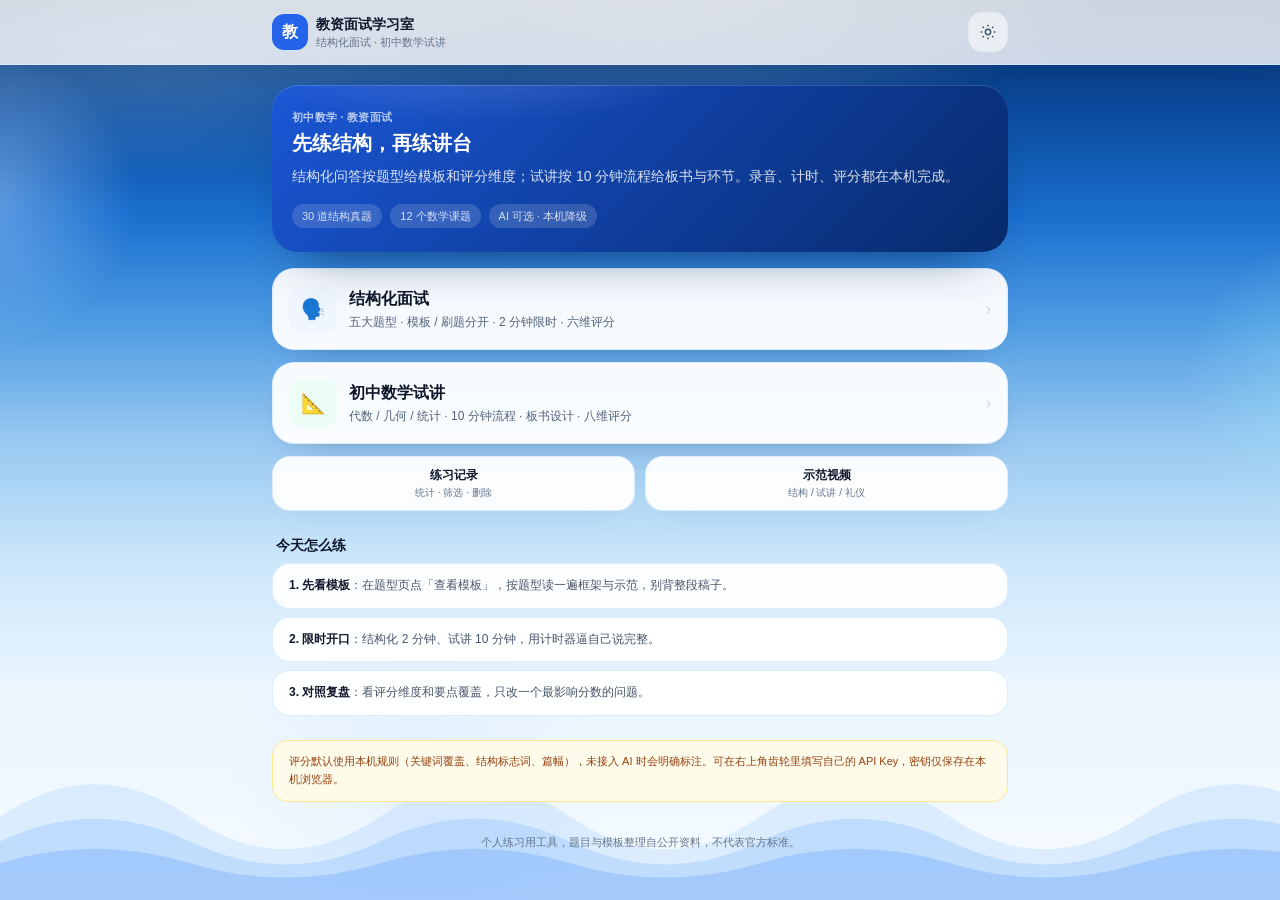
<file: index.html>
<!doctype html>
<html lang="zh-CN">
<head>
  <meta charset="utf-8" />
  <meta name="viewport" content="width=device-width, initial-scale=1, viewport-fit=cover" />
  <meta name="theme-color" content="#2563eb" />
  <title>教资面试学习室 · 初中数学</title>
  <link rel="stylesheet" href="app.css" />
  <script src="tailwind-play.js"></script>
  <script src="tailwind-config.js"></script>
  <!-- PWA：可安装 + 离线（Service Worker 在 pwa.js 注册） -->
  <link rel="manifest" href="manifest.json" />
  <link rel="icon" href="favicon.ico" sizes="any" />
  <link rel="apple-touch-icon" sizes="180x180" href="apple-touch-icon.png" />
  <meta name="application-name" content="结构化面试 · 教资面试学习室" />
  <meta name="mobile-web-app-capable" content="yes" />
  <meta name="apple-mobile-web-app-capable" content="yes" />
  <meta name="apple-mobile-web-app-title" content="教资面试" /></head>
<body class="ocean-home min-h-screen bg-slate-50 pb-10">
  <!-- 首页海洋背景：纯装饰层，不接收点击，动效只改 transform / opacity -->
  <div class="ocean-scene" aria-hidden="true">
    <span class="ocean-glow ocean-glow--a"></span>
    <span class="ocean-glow ocean-glow--b"></span>
    <span class="ocean-glow ocean-glow--c"></span>
    <span class="ocean-wave ocean-wave--3"></span>
    <span class="ocean-wave ocean-wave--2"></span>
    <span class="ocean-wave ocean-wave--1"></span>
    <span class="ocean-bubble" style="--x: 6%; --size: 14px; --rise: 40s; --delay: -4s; --drift: 20px; --peak: 0.38;"></span>
    <span class="ocean-bubble" style="--x: 17%; --size: 8px; --rise: 29s; --delay: -16s; --drift: -14px; --peak: 0.32;"></span>
    <span class="ocean-bubble" style="--x: 29%; --size: 22px; --rise: 52s; --delay: -9s; --drift: 16px; --peak: 0.3;"></span>
    <span class="ocean-bubble" style="--x: 41%; --size: 10px; --rise: 34s; --delay: -24s; --drift: -18px; --peak: 0.36;"></span>
    <span class="ocean-bubble" style="--x: 55%; --size: 17px; --rise: 46s; --delay: -2s; --drift: 12px; --peak: 0.28;"></span>
    <span class="ocean-bubble" style="--x: 66%; --size: 7px; --rise: 26s; --delay: -13s; --drift: -10px; --peak: 0.4;"></span>
    <span class="ocean-bubble" style="--x: 76%; --size: 26px; --rise: 58s; --delay: -30s; --drift: 22px; --peak: 0.26;"></span>
    <span class="ocean-bubble" style="--x: 87%; --size: 12px; --rise: 37s; --delay: -6s; --drift: -16px; --peak: 0.34;"></span>
    <span class="ocean-bubble" style="--x: 94%; --size: 9px; --rise: 31s; --delay: -20s; --drift: 14px; --peak: 0.3;"></span>
  </div>

  <header class="sticky top-0 z-30 border-b border-slate-200 bg-white/90 backdrop-blur">
    <div class="mx-auto flex max-w-3xl items-center gap-3 px-4 py-3">
      <a href="index.html" class="flex min-w-0 items-center gap-2">
        <span class="grid h-9 w-9 shrink-0 place-items-center rounded-xl bg-brand-600 text-base font-bold text-white">教</span>
        <span class="min-w-0">
          <span class="block truncate text-sm font-bold text-slate-900">教资面试学习室</span>
          <span class="block text-[11px] text-slate-500">结构化面试 · 初中数学试讲</span>
        </span>
      </a>
      <div class="ml-auto flex items-center gap-2">
        <button type="button" data-open-settings class="tap-soft grid h-10 w-10 place-items-center rounded-xl border border-slate-200 text-slate-600" aria-label="AI 设置">
          <svg viewBox="0 0 24 24" class="h-5 w-5" fill="none" stroke="currentColor" stroke-width="1.8">
            <circle cx="12" cy="12" r="3.2" />
            <path d="M12 3.2v2.1M12 18.7v2.1M3.2 12h2.1M18.7 12h2.1M5.6 5.6l1.5 1.5M16.9 16.9l1.5 1.5M18.4 5.6l-1.5 1.5M7.1 16.9l-1.5 1.5" />
          </svg>
        </button>
      </div>
    </div>
  </header>

  <main class="mx-auto max-w-3xl px-4 pt-5">
    <section class="rounded-2xl bg-gradient-to-br from-brand-600 to-brand-800 px-5 py-6 text-white shadow-sm">
      <p class="text-[11px] font-semibold tracking-wide text-white/70">初中数学 · 教资面试</p>
      <h1 class="mt-1 text-xl font-bold leading-snug">先练结构，再练讲台</h1>
      <p class="mt-2 text-sm leading-relaxed text-white/85">
        结构化问答按题型给模板和评分维度；试讲按 10 分钟流程给板书与环节。录音、计时、评分都在本机完成。
      </p>
      <div class="mt-4 flex flex-wrap gap-2 text-[11px] text-white/80">
        <span class="rounded-full bg-white/15 px-2.5 py-1">30 道结构真题</span>
        <span class="rounded-full bg-white/15 px-2.5 py-1">12 个数学课题</span>
        <span class="rounded-full bg-white/15 px-2.5 py-1">AI 可选 · 本机降级</span>
      </div>
    </section>

    <section class="mt-4 grid gap-3">
      <a href="structured-hub.html" class="lift-card flex items-center gap-3 rounded-2xl border border-slate-200 bg-white p-4 shadow-sm active:scale-[0.99]">
        <span class="grid h-12 w-12 shrink-0 place-items-center rounded-xl bg-brand-50 text-xl">🗣️</span>
        <span class="min-w-0 flex-1">
          <span class="block text-base font-bold text-slate-900">结构化面试</span>
          <span class="mt-0.5 block text-xs leading-relaxed text-slate-500">五大题型 · 模板 / 刷题分开 · 2 分钟限时 · 六维评分</span>
        </span>
        <span class="shrink-0 text-slate-300">›</span>
      </a>

      <a href="select.html?mode=math" class="lift-card flex items-center gap-3 rounded-2xl border border-slate-200 bg-white p-4 shadow-sm active:scale-[0.99]">
        <span class="grid h-12 w-12 shrink-0 place-items-center rounded-xl bg-emerald-50 text-xl">📐</span>
        <span class="min-w-0 flex-1">
          <span class="block text-base font-bold text-slate-900">初中数学试讲</span>
          <span class="mt-0.5 block text-xs leading-relaxed text-slate-500">代数 / 几何 / 统计 · 10 分钟流程 · 板书设计 · 八维评分</span>
        </span>
        <span class="shrink-0 text-slate-300">›</span>
      </a>
    </section>

    <nav class="mt-3 grid grid-cols-2 gap-2">
      <a href="records.html" class="lift-card rounded-xl border border-slate-200 bg-white px-3 py-2.5 text-center active:bg-slate-50">
        <span class="block text-xs font-bold text-slate-900">练习记录</span>
        <span class="mt-0.5 block text-[10px] text-slate-400">统计 · 筛选 · 删除</span>
      </a>
      <a href="videos.html" class="lift-card rounded-xl border border-slate-200 bg-white px-3 py-2.5 text-center active:bg-slate-50">
        <span class="block text-xs font-bold text-slate-900">示范视频</span>
        <span class="mt-0.5 block text-[10px] text-slate-400">结构 / 试讲 / 礼仪</span>
      </a>
    </nav>

    <section id="resume-card" class="mt-4 hidden">
      <a id="resume-link" href="index.html" class="lift-card flex items-center gap-3 rounded-2xl border border-emerald-200 bg-emerald-50 px-4 py-3 transition active:bg-emerald-100">
        <span class="min-w-0 flex-1">
          <span class="block text-[11px] font-semibold text-emerald-700">继续上次练习</span>
          <span id="resume-title" class="mt-0.5 block truncate text-sm font-bold text-slate-900">…</span>
          <span id="resume-meta" class="mt-0.5 block text-[11px] text-emerald-700/80"></span>
        </span>
        <span class="shrink-0 text-emerald-400">›</span>
      </a>
    </section>

    <section class="mt-6">
      <h2 class="px-1 text-sm font-bold text-slate-900">今天怎么练</h2>
      <ol class="mt-2 space-y-2">
        <li class="rounded-xl border border-slate-200 bg-white px-4 py-3 text-xs leading-relaxed text-slate-600">
          <b class="text-slate-900">1. 先看模板</b>：在题型页点「查看模板」，按题型读一遍框架与示范，别背整段稿子。
        </li>
        <li class="rounded-xl border border-slate-200 bg-white px-4 py-3 text-xs leading-relaxed text-slate-600">
          <b class="text-slate-900">2. 限时开口</b>：结构化 2 分钟、试讲 10 分钟，用计时器逼自己说完整。
        </li>
        <li class="rounded-xl border border-slate-200 bg-white px-4 py-3 text-xs leading-relaxed text-slate-600">
          <b class="text-slate-900">3. 对照复盘</b>：看评分维度和要点覆盖，只改一个最影响分数的问题。
        </li>
      </ol>
    </section>

    <section class="mt-6 rounded-2xl border border-amber-200 bg-amber-50 px-4 py-3 text-[11px] leading-relaxed text-amber-800">
      评分默认使用本机规则（关键词覆盖、结构标志词、篇幅），未接入 AI 时会明确标注。可在右上角齿轮里填写自己的 API Key，密钥仅保存在本机浏览器。
    </section>

    <footer class="mt-8 text-center text-[11px] leading-relaxed text-slate-400">
      个人练习用工具，题目与模板整理自公开资料，不代表官方标准。
    </footer>
  </main>

  <script type="module" src="home.js"></script>
  <script src="pwa.js"></script>
</body>
</html>
</file>
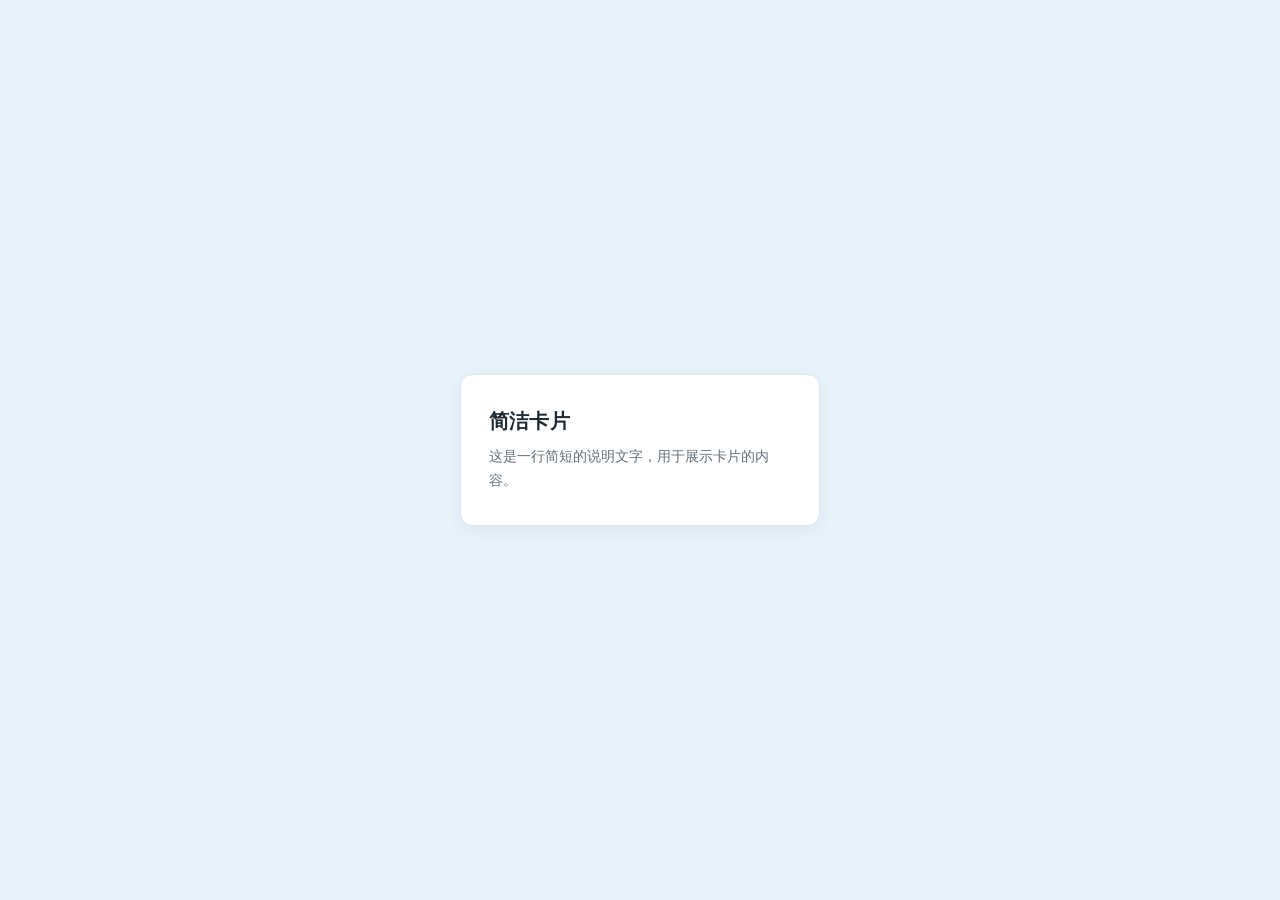
<file: card.html>
<!DOCTYPE html>
<html lang="zh-CN">
<head>
<meta charset="UTF-8">
<meta name="viewport" content="width=device-width, initial-scale=1.0">
<title>简单卡片</title>
<style>
  * {
    margin: 0;
    padding: 0;
    box-sizing: border-box;
  }

  body {
    min-height: 100vh;
    display: flex;
    align-items: center;
    justify-content: center;
    background-color: #e6f2fc;
    padding: 24px;
    font-family: -apple-system, BlinkMacSystemFont, "Segoe UI", "PingFang SC",
      "Microsoft YaHei", Helvetica, Arial, sans-serif;
    color: #1f2933;
  }

  .card {
    width: 100%;
    max-width: 360px;
    background-color: #ffffff;
    border: 1px solid #d6e6f5;
    border-radius: 12px;
    padding: 32px 28px;
    box-shadow: 0 4px 16px rgba(31, 41, 51, 0.06);
  }

  .card-title {
    font-size: 20px;
    font-weight: 600;
    line-height: 1.4;
    letter-spacing: 0.2px;
    margin-bottom: 10px;
  }

  .card-text {
    font-size: 14px;
    line-height: 1.7;
    color: #616e7c;
  }
</style>
</head>
<body>
  <div class="card">
    <h1 class="card-title">简洁卡片</h1>
    <p class="card-text">这是一行简短的说明文字，用于展示卡片的内容。</p>
  </div>
</body>
</html>
</file>
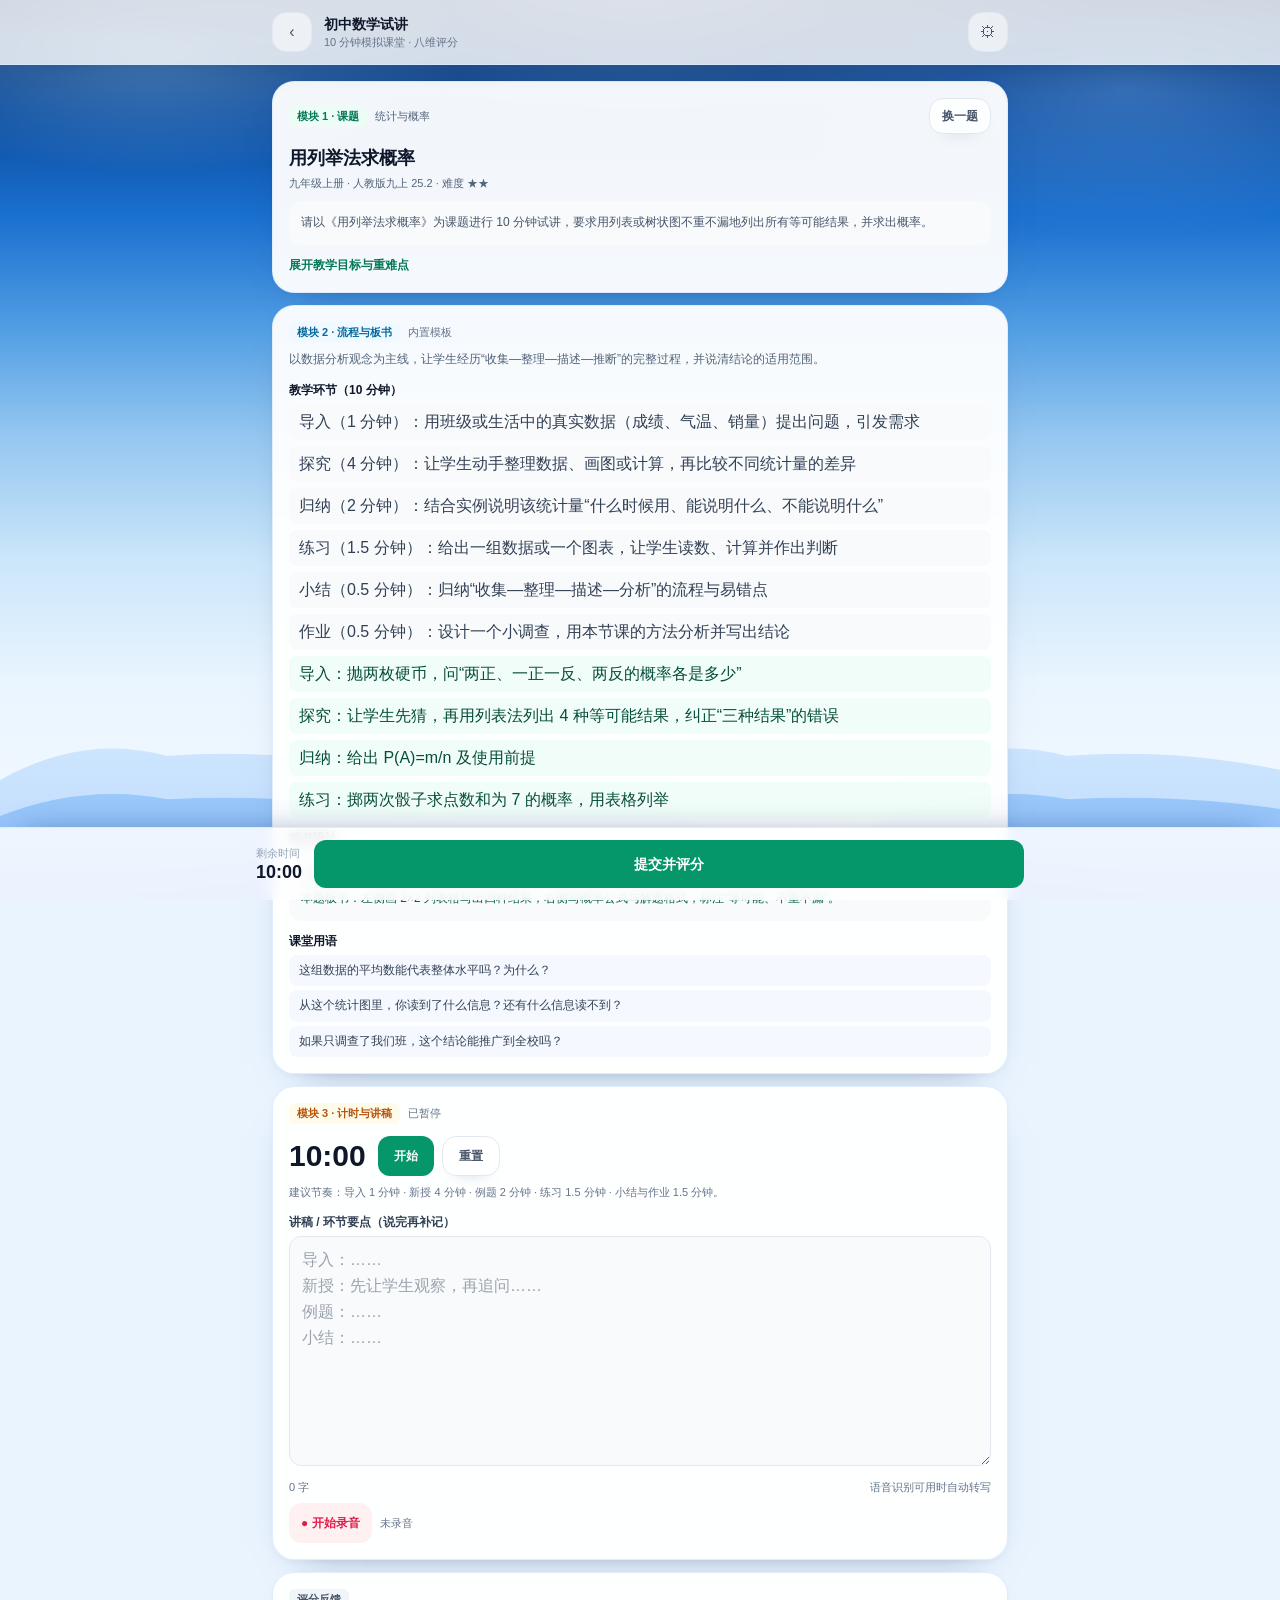
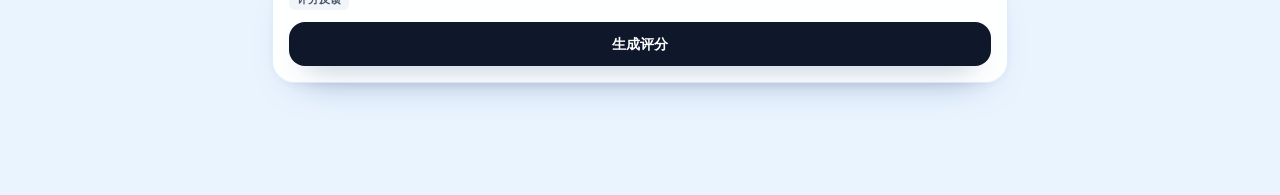
<file: math.html>
<!doctype html>
<html lang="zh-CN">
<head>
  <meta charset="utf-8" />
  <meta name="viewport" content="width=device-width, initial-scale=1, viewport-fit=cover" />
  <meta name="theme-color" content="#059669" />
  <title>初中数学试讲 · 教资面试学习室</title>
  <link rel="stylesheet" href="app.css" />
  <script src="tailwind-play.js"></script>
  <script src="tailwind-config.js"></script>
  <!-- PWA：可安装 + 离线（Service Worker 在 pwa.js 注册） -->
  <link rel="manifest" href="manifest.json" />
  <link rel="icon" href="favicon.ico" sizes="any" />
  <link rel="apple-touch-icon" sizes="180x180" href="apple-touch-icon.png" />
  <meta name="application-name" content="结构化面试 · 教资面试学习室" />
  <meta name="mobile-web-app-capable" content="yes" />
  <meta name="apple-mobile-web-app-capable" content="yes" />
  <meta name="apple-mobile-web-app-title" content="教资面试" /></head>
<body class="min-h-screen bg-slate-50 pb-28">
  <header class="sticky top-0 z-30 border-b border-slate-200 bg-white/90 backdrop-blur">
    <div class="mx-auto flex max-w-3xl items-center gap-3 px-4 py-3">
      <a href="select.html?mode=math" class="grid h-10 w-10 place-items-center rounded-xl border border-slate-200 text-slate-600" aria-label="返回选题">‹</a>
      <div class="min-w-0">
        <h1 class="truncate text-sm font-bold text-slate-900">初中数学试讲</h1>
        <p class="text-[11px] text-slate-500">10 分钟模拟课堂 · 八维评分</p>
      </div>
      <button type="button" data-open-settings class="ml-auto grid h-10 w-10 place-items-center rounded-xl border border-slate-200 text-slate-600" aria-label="AI 设置">⚙︎</button>
    </div>
  </header>

  <main class="mx-auto max-w-3xl space-y-3 px-4 pt-4">
    <!-- 模块 1：课题 -->
    <section id="module-topic" class="rounded-2xl border border-slate-200 bg-white p-4 shadow-sm">
      <div class="flex items-center gap-2">
        <span class="rounded-md bg-emerald-50 px-2 py-0.5 text-[11px] font-semibold text-emerald-700">模块 1 · 课题</span>
        <span id="m-board" class="text-[11px] text-slate-500">加载中…</span>
        <button id="btn-new-question" type="button" class="ml-auto h-9 rounded-lg border border-slate-200 px-3 text-xs font-semibold text-slate-600">换一题</button>
      </div>
      <h2 id="m-title" class="mt-3 text-lg font-bold leading-snug text-slate-900">正在读取课题…</h2>
      <p id="m-meta" class="mt-1 text-[11px] text-slate-500"></p>
      <p id="m-question" class="mt-2.5 rounded-xl bg-slate-50 p-3 text-xs leading-relaxed text-slate-600"></p>
      <button id="btn-toggle-detail" type="button" class="mt-3 text-xs font-semibold text-emerald-700">展开教学目标与重难点</button>
      <div id="m-detail" class="mt-2 hidden space-y-3">
        <div>
          <h3 class="text-xs font-bold text-slate-900">教学目标</h3>
          <ul id="m-objectives" class="mt-1 list-disc space-y-1 pl-5 text-xs leading-relaxed text-slate-600"></ul>
        </div>
        <div>
          <h3 class="text-xs font-bold text-slate-900">教学重点</h3>
          <ul id="m-keypoints" class="mt-1 list-disc space-y-1 pl-5 text-xs leading-relaxed text-slate-600"></ul>
        </div>
        <div>
          <h3 class="text-xs font-bold text-slate-900">教学难点</h3>
          <ul id="m-difficulties" class="mt-1 list-disc space-y-1 pl-5 text-xs leading-relaxed text-rose-600"></ul>
        </div>
      </div>
    </section>

    <!-- 模块 2：试讲流程与板书 -->
    <section id="module-template" class="rounded-2xl border border-slate-200 bg-white p-4 shadow-sm">
      <div class="flex items-center gap-2">
        <span class="rounded-md bg-sky-50 px-2 py-0.5 text-[11px] font-semibold text-sky-700">模块 2 · 流程与板书</span>
        <span id="tpl-source" class="text-[11px] text-slate-400">内置</span>
      </div>
      <p id="tpl-summary" class="mt-2 text-xs leading-relaxed text-slate-500"></p>
      <h3 class="mt-3 text-xs font-bold text-slate-900">教学环节（10 分钟）</h3>
      <ol id="tpl-process" class="mt-1.5 space-y-1.5"></ol>
      <h3 class="mt-3 text-xs font-bold text-slate-900">板书设计</h3>
      <p id="tpl-board" class="mt-1.5 rounded-xl bg-slate-50 p-3 text-xs leading-relaxed text-slate-700"></p>
      <h3 class="mt-3 text-xs font-bold text-slate-900">课堂用语</h3>
      <ul id="tpl-phrases" class="mt-1.5 space-y-1 text-xs leading-relaxed text-slate-600"></ul>
    </section>

    <!-- 模块 3：试讲计时与讲稿 -->
    <section id="module-deliver" class="rounded-2xl border border-slate-200 bg-white p-4 shadow-sm">
      <div class="flex items-center gap-2">
        <span class="rounded-md bg-amber-50 px-2 py-0.5 text-[11px] font-semibold text-amber-700">模块 3 · 计时与讲稿</span>
        <span id="timer-state" class="text-[11px] text-slate-400">未开始</span>
      </div>
      <div class="mt-3 flex items-center gap-3">
        <div id="timer-clock" class="text-3xl font-bold tabular-nums text-slate-900">10:00</div>
        <div class="flex gap-2">
          <button id="btn-timer-toggle" type="button" class="h-10 rounded-xl bg-emerald-600 px-4 text-xs font-bold text-white">开始</button>
          <button id="btn-timer-reset" type="button" class="h-10 rounded-xl border border-slate-200 px-4 text-xs font-semibold text-slate-600">重置</button>
        </div>
      </div>
      <p class="mt-2 text-[11px] leading-relaxed text-slate-400">建议节奏：导入 1 分钟 · 新授 4 分钟 · 例题 2 分钟 · 练习 1.5 分钟 · 小结与作业 1.5 分钟。</p>

      <label for="notes-input" class="mt-3 block text-xs font-semibold text-slate-700">讲稿 / 环节要点（说完再补记）</label>
      <textarea id="notes-input" rows="8" class="mt-1.5 w-full rounded-xl border border-slate-200 bg-slate-50 px-3 py-2.5 text-base leading-relaxed text-slate-800 focus:border-emerald-400 focus:bg-white focus:outline-none" placeholder="导入：……&#10;新授：先让学生观察，再追问……&#10;例题：……&#10;小结：……"></textarea>
      <div class="mt-1.5 flex items-center justify-between text-[11px] text-slate-400">
        <span id="char-count">0 字</span>
        <span>语音识别可用时自动转写</span>
      </div>
      <div class="mt-2 flex flex-wrap items-center gap-2">
        <button id="btn-record" type="button" class="h-10 rounded-xl bg-rose-50 px-3 text-xs font-bold text-rose-600">● 开始录音</button>
        <span id="rec-state" class="text-[11px] text-slate-400">未录音</span>
      </div>
      <audio id="rec-audio" class="mt-2 hidden w-full" controls></audio>
    </section>

    <!-- 模块 4：评分 -->
    <section id="module-score" class="rounded-2xl border border-slate-200 bg-white p-4 shadow-sm">
      <div class="flex items-center gap-2">
        <span class="rounded-md bg-slate-100 px-2 py-0.5 text-[11px] font-semibold text-slate-600">评分反馈</span>
        <span id="score-status" class="text-[11px] text-slate-400"></span>
      </div>
      <button id="btn-score" type="button" class="mt-3 h-11 w-full rounded-xl bg-slate-900 text-sm font-bold text-white active:bg-slate-800">生成评分</button>
      <div id="score-card" class="mt-4 hidden"></div>
    </section>
  </main>

  <div class="fixed inset-x-0 bottom-0 z-30 border-t border-slate-200 bg-white/95 px-4 py-3 backdrop-blur" style="padding-bottom:calc(0.75rem + env(safe-area-inset-bottom));">
    <div class="mx-auto flex max-w-3xl items-center gap-3">
      <div class="min-w-0">
        <p class="text-[11px] text-slate-400">剩余时间</p>
        <p id="sticky-clock" class="text-lg font-bold tabular-nums leading-tight text-slate-900">10:00</p>
      </div>
      <button id="btn-sticky-score" type="button" class="h-12 flex-1 rounded-xl bg-emerald-600 text-sm font-bold text-white active:bg-emerald-700">提交并评分</button>
    </div>
  </div>

  <script type="module" src="math-page.js"></script>
  <script src="pwa.js"></script>
</body>
</html>
</file>
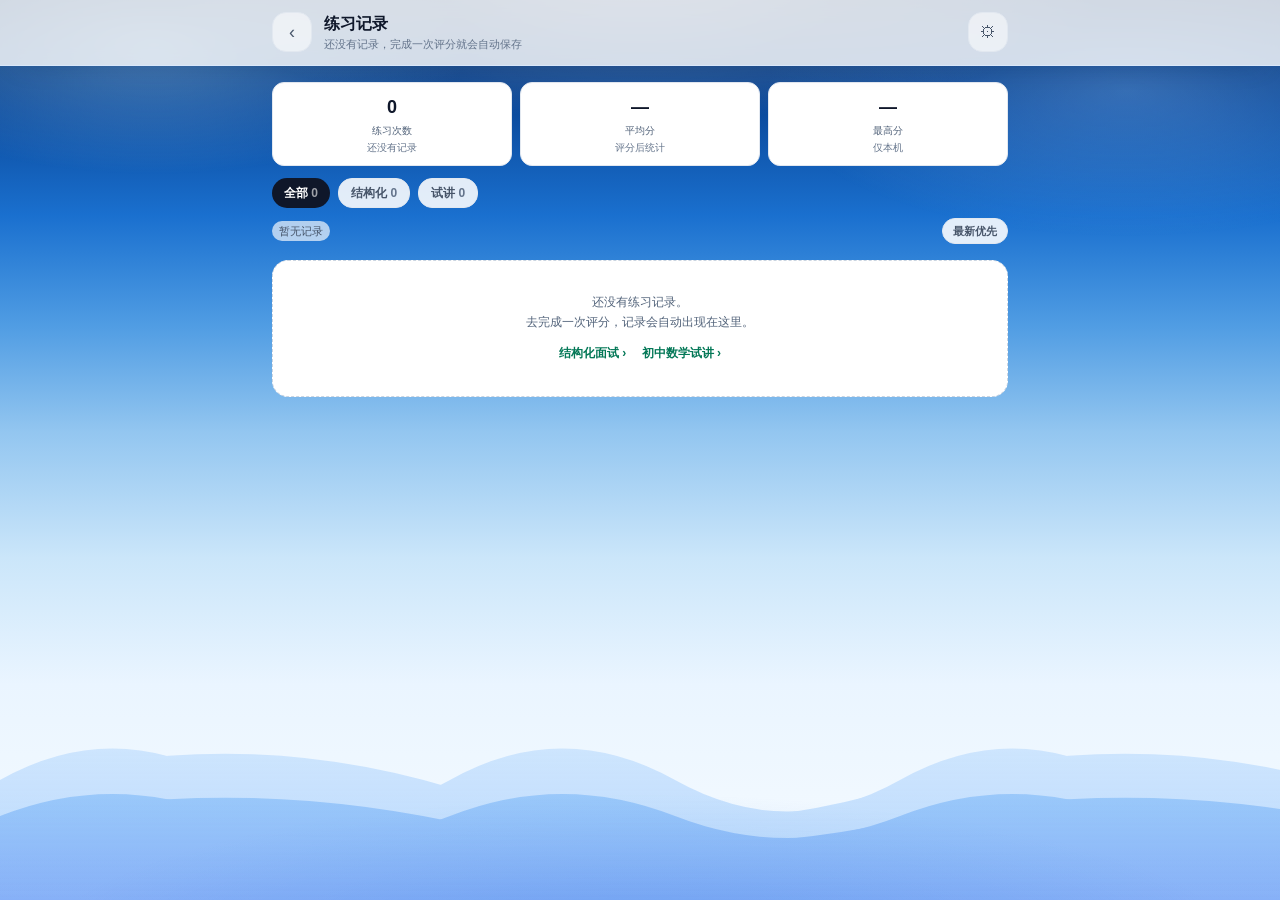
<file: records.html>
<!DOCTYPE html>
<html lang="zh-CN">
<head>
<meta charset="UTF-8">
<meta name="viewport" content="width=device-width, initial-scale=1.0">
<title>练习记录 · 教资面试学习室</title>
<script src="tailwind-play.js"></script>
<script src="tailwind-config.js"></script>
<link rel="stylesheet" href="app.css">
  <!-- PWA：可安装 + 离线（Service Worker 在 pwa.js 注册） -->
  <link rel="manifest" href="manifest.json" />
  <link rel="icon" href="favicon.ico" sizes="any" />
  <link rel="apple-touch-icon" sizes="180x180" href="apple-touch-icon.png" />
  <meta name="application-name" content="结构化面试 · 教资面试学习室" />
  <meta name="mobile-web-app-capable" content="yes" />
  <meta name="apple-mobile-web-app-capable" content="yes" />
  <meta name="apple-mobile-web-app-title" content="教资面试" /></head>
<body class="min-h-screen bg-slate-50 text-slate-900">
  <header class="sticky top-0 z-30 border-b border-slate-200 bg-white/90 backdrop-blur">
    <div class="mx-auto flex max-w-3xl items-center gap-3 px-4 py-3">
      <a href="index.html" class="grid h-10 w-10 place-items-center rounded-xl border border-slate-200 text-lg text-slate-600" aria-label="返回首页">‹</a>
      <div class="min-w-0">
        <h1 class="text-base font-bold">练习记录</h1>
        <p id="summary-text" class="truncate text-[11px] text-slate-500">读取本机记录…</p>
      </div>
      <button type="button" data-open-settings class="ml-auto grid h-10 w-10 place-items-center rounded-xl border border-slate-200 text-slate-600" aria-label="AI 设置">⚙︎</button>
    </div>
  </header>

  <main class="mx-auto max-w-3xl px-4 pb-24 pt-4">
    <!-- 顶部统计：练习次数 / 平均分 / 最高分 -->
    <section id="stat-row" class="grid grid-cols-3 gap-2"></section>

    <!-- 筛选（全部 / 结构化 / 试讲，含计数） -->
    <div id="filter-row" class="no-scrollbar mt-3 flex gap-2 overflow-x-auto pb-1"></div>

    <!-- 列表工具条：条数说明 + 排序切换 -->
    <div class="mt-1.5 flex items-center justify-between gap-2">
      <p id="list-hint" class="min-w-0 truncate text-[11px] text-slate-500">读取中…</p>
      <button id="btn-sort" type="button" class="shrink-0 rounded-lg border border-slate-200 bg-white px-2.5 py-1 text-[11px] font-semibold text-slate-600 active:bg-slate-50">最新优先</button>
    </div>

    <!-- 加载骨架 -->
    <div id="loading-box" class="mt-3 space-y-2">
      <div class="skeleton h-[72px] w-full"></div>
      <div class="skeleton h-[72px] w-full"></div>
      <div class="skeleton h-[72px] w-full"></div>
    </div>

    <section id="records-list" class="mt-3 space-y-2"></section>

    <p id="empty-tip" class="mt-4 hidden rounded-2xl border border-dashed border-slate-300 bg-white px-4 py-8 text-center text-xs leading-relaxed text-slate-500">
      还没有练习记录。<br>去完成一次评分，记录会自动出现在这里。
      <span class="mt-3 block">
        <a href="select.html?mode=structured" class="font-bold text-emerald-700">结构化面试 ›</a>
        <a href="select.html?mode=math" class="ml-3 font-bold text-emerald-700">初中数学试讲 ›</a>
      </span>
    </p>

    <section id="error-box" class="mt-4 hidden rounded-2xl border border-amber-200 bg-amber-50 px-4 py-5 text-center">
      <p class="text-xs font-bold text-amber-800">读不到本机记录</p>
      <p class="mt-1 text-[11px] leading-relaxed text-amber-700">
        可能是无痕模式、浏览器禁用了 IndexedDB，或读取超时。<br>换一个普通窗口重新打开试试。
      </p>
      <button id="btn-retry" type="button" class="mt-3 rounded-xl border border-amber-300 bg-white px-3 py-1.5 text-xs font-bold text-amber-800 active:bg-amber-100">重新读取</button>
    </section>

    <section id="danger-zone" class="mt-6 hidden">
      <button id="btn-clear" type="button" class="h-11 w-full rounded-xl border border-rose-200 bg-rose-50 text-xs font-bold text-rose-600 active:bg-rose-100">清空全部记录</button>
      <p id="clear-hint" class="mt-2 text-center text-[11px] text-slate-400">记录只存在本机浏览器，清空后无法恢复。</p>
    </section>
  </main>

  <script type="module" src="records-page.js"></script>
  <script src="pwa.js"></script>
</body>
</html>
</file>
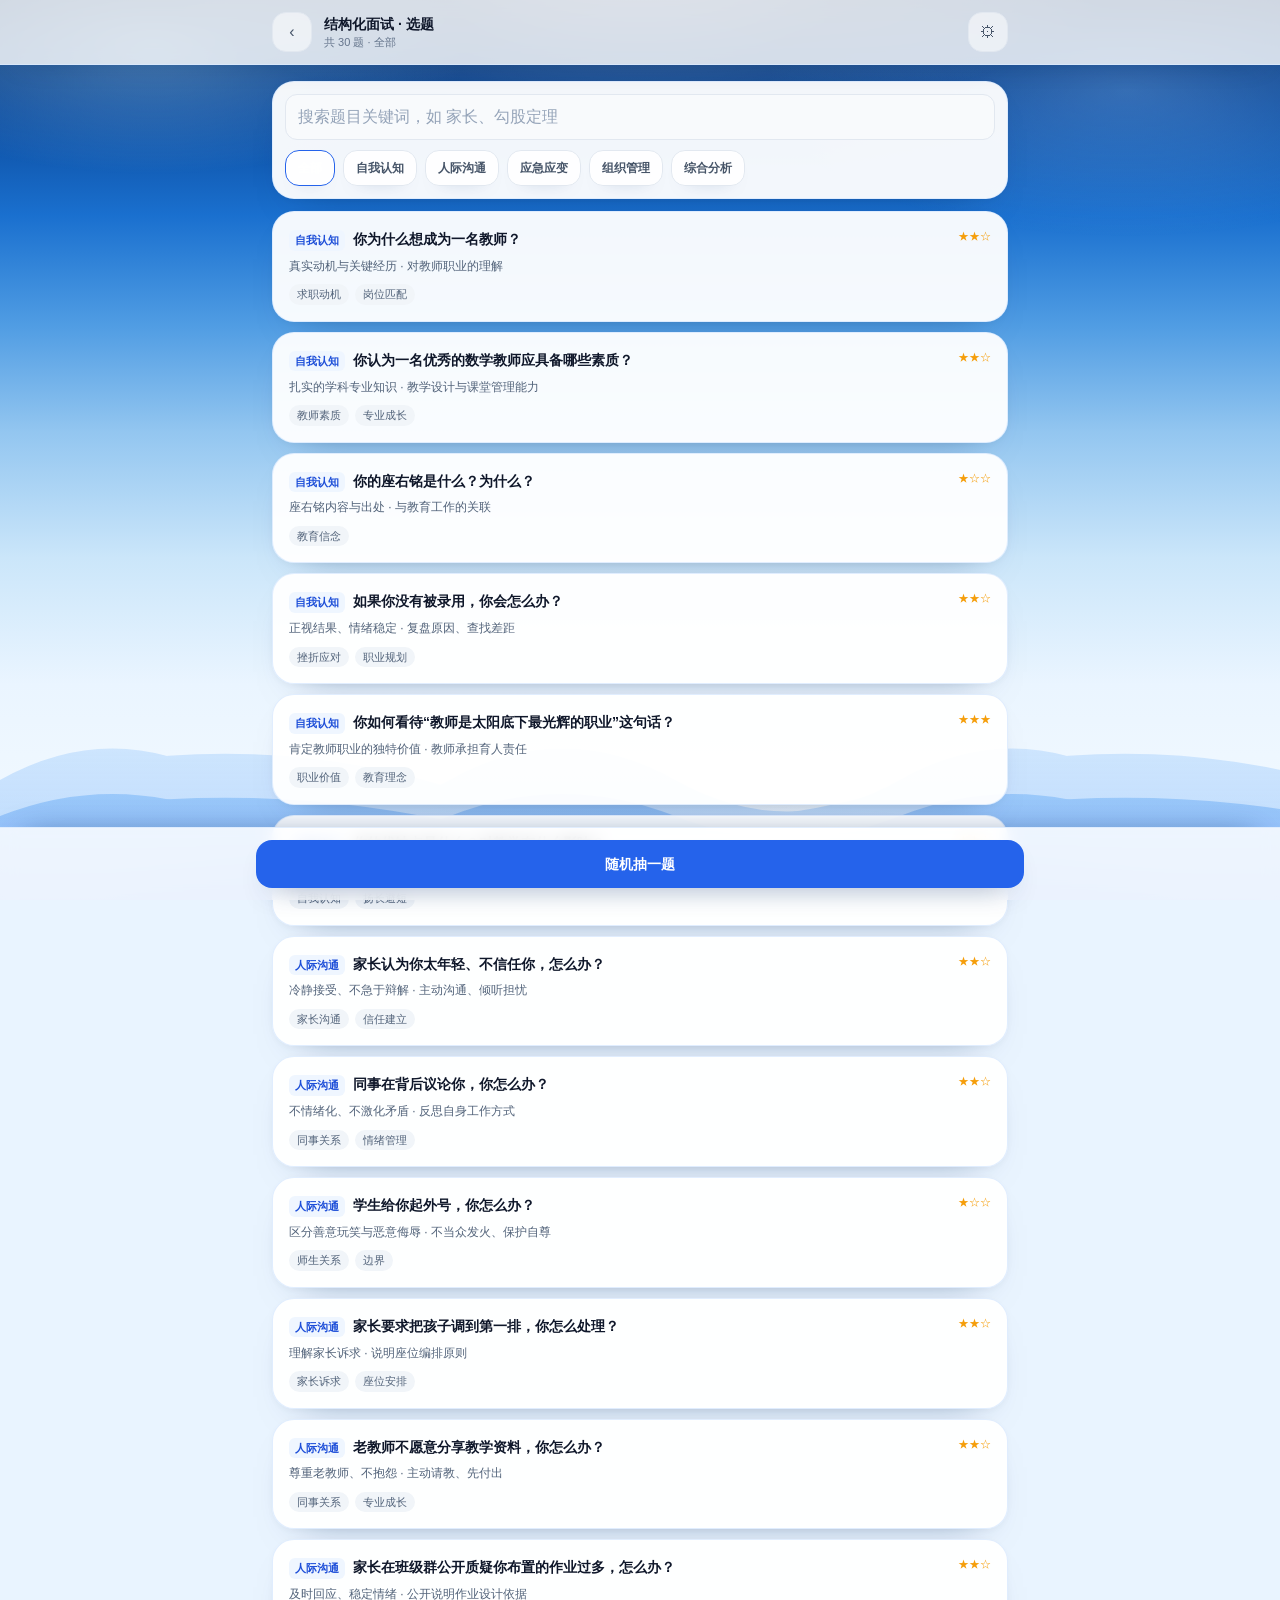
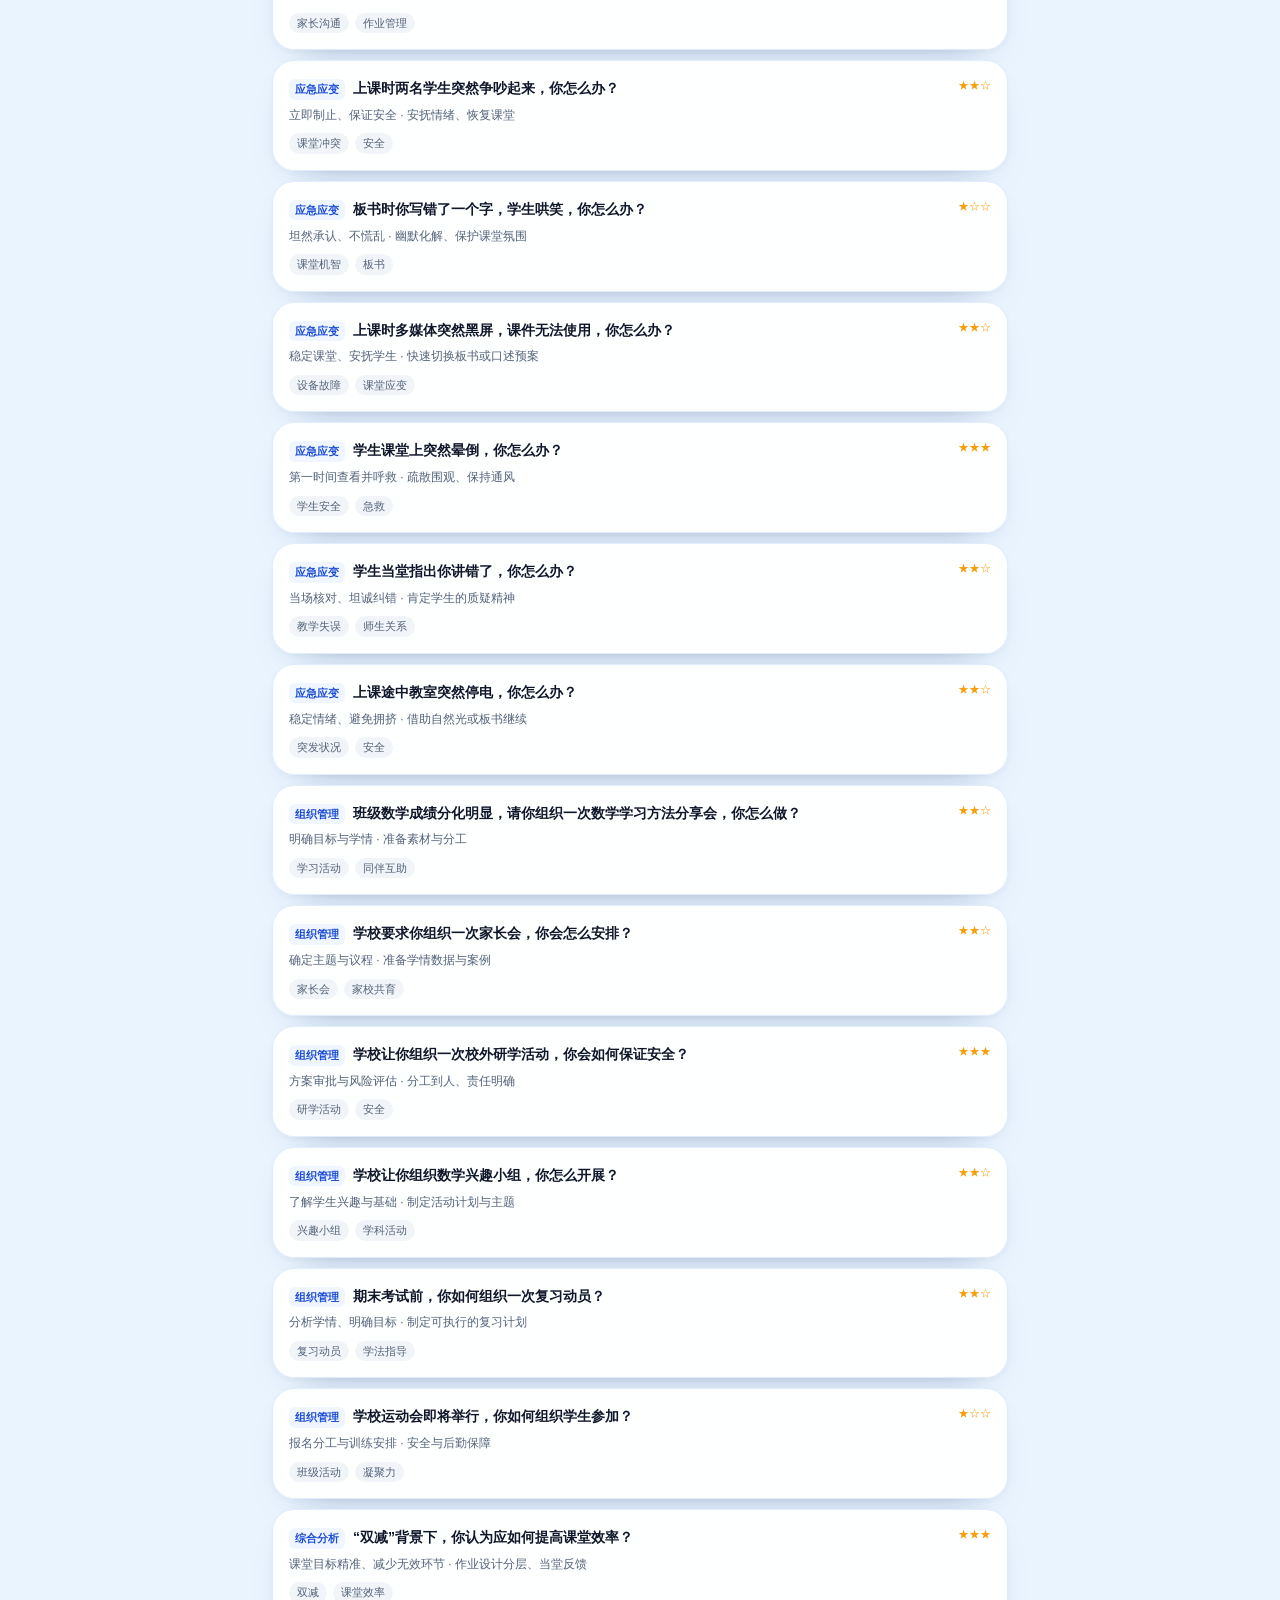
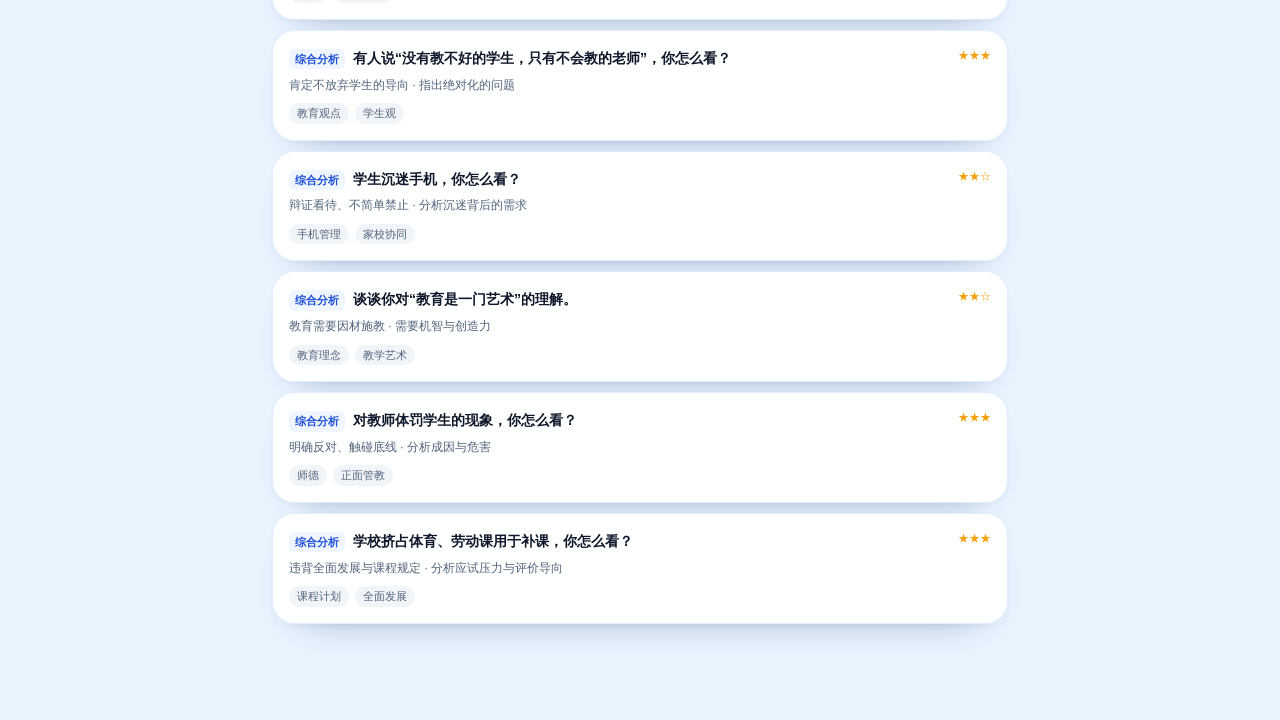
<file: select.html>
<!doctype html>
<html lang="zh-CN">
<head>
  <meta charset="utf-8" />
  <meta name="viewport" content="width=device-width, initial-scale=1, viewport-fit=cover" />
  <meta name="theme-color" content="#2563eb" />
  <title>选题 · 教资面试学习室</title>
  <link rel="stylesheet" href="app.css" />
  <script src="tailwind-play.js"></script>
  <script src="tailwind-config.js"></script>
  <!-- PWA：可安装 + 离线（Service Worker 在 pwa.js 注册） -->
  <link rel="manifest" href="manifest.json" />
  <link rel="icon" href="favicon.ico" sizes="any" />
  <link rel="apple-touch-icon" sizes="180x180" href="apple-touch-icon.png" />
  <meta name="application-name" content="结构化面试 · 教资面试学习室" />
  <meta name="mobile-web-app-capable" content="yes" />
  <meta name="apple-mobile-web-app-capable" content="yes" />
  <meta name="apple-mobile-web-app-title" content="教资面试" /></head>
<body class="min-h-screen bg-slate-50 pb-24">
  <header class="sticky top-0 z-30 border-b border-slate-200 bg-white/90 backdrop-blur">
    <div class="mx-auto flex max-w-3xl items-center gap-3 px-4 py-3">
      <a href="index.html" class="grid h-10 w-10 place-items-center rounded-xl border border-slate-200 text-slate-600" aria-label="返回首页">‹</a>
      <div class="min-w-0">
        <h1 id="page-title" class="truncate text-sm font-bold text-slate-900">选择题型</h1>
        <p id="count-text" class="text-[11px] text-slate-500">加载中…</p>
      </div>
      <button type="button" data-open-settings class="ml-auto grid h-10 w-10 place-items-center rounded-xl border border-slate-200 text-slate-600" aria-label="AI 设置">⚙︎</button>
    </div>
  </header>

  <main class="mx-auto max-w-3xl px-4 pt-4">
    <div class="rounded-2xl border border-slate-200 bg-white p-3 shadow-sm">
      <input
        id="search-input"
        type="search"
        inputmode="search"
        placeholder="搜索题目关键词，如 家长、勾股定理"
        class="w-full rounded-xl border border-slate-200 bg-slate-50 px-3 py-2.5 text-base text-slate-800 placeholder:text-slate-400 focus:border-brand-400 focus:bg-white focus:outline-none"
      />
      <div id="filter-bar" class="mt-2.5 flex flex-wrap gap-2"></div>
    </div>

    <div id="list" class="mt-3 space-y-2.5"></div>

    <p id="empty-hint" class="hidden rounded-2xl border border-dashed border-slate-300 bg-white px-4 py-8 text-center text-xs text-slate-500">
      没有匹配的题目，换个关键词或筛选条件试试。
    </p>
  </main>

  <div class="fixed inset-x-0 bottom-0 z-30 border-t border-slate-200 bg-white/95 px-4 py-3 backdrop-blur" style="padding-bottom:calc(0.75rem + env(safe-area-inset-bottom));">
    <div class="mx-auto flex max-w-3xl gap-2">
      <button id="btn-random" type="button" class="h-12 flex-1 rounded-xl bg-brand-600 text-sm font-bold text-white active:bg-brand-700">
        随机抽一题
      </button>
    </div>
  </div>

  <script type="module" src="select-page.js"></script>
  <script src="pwa.js"></script>
</body>
</html>
</file>
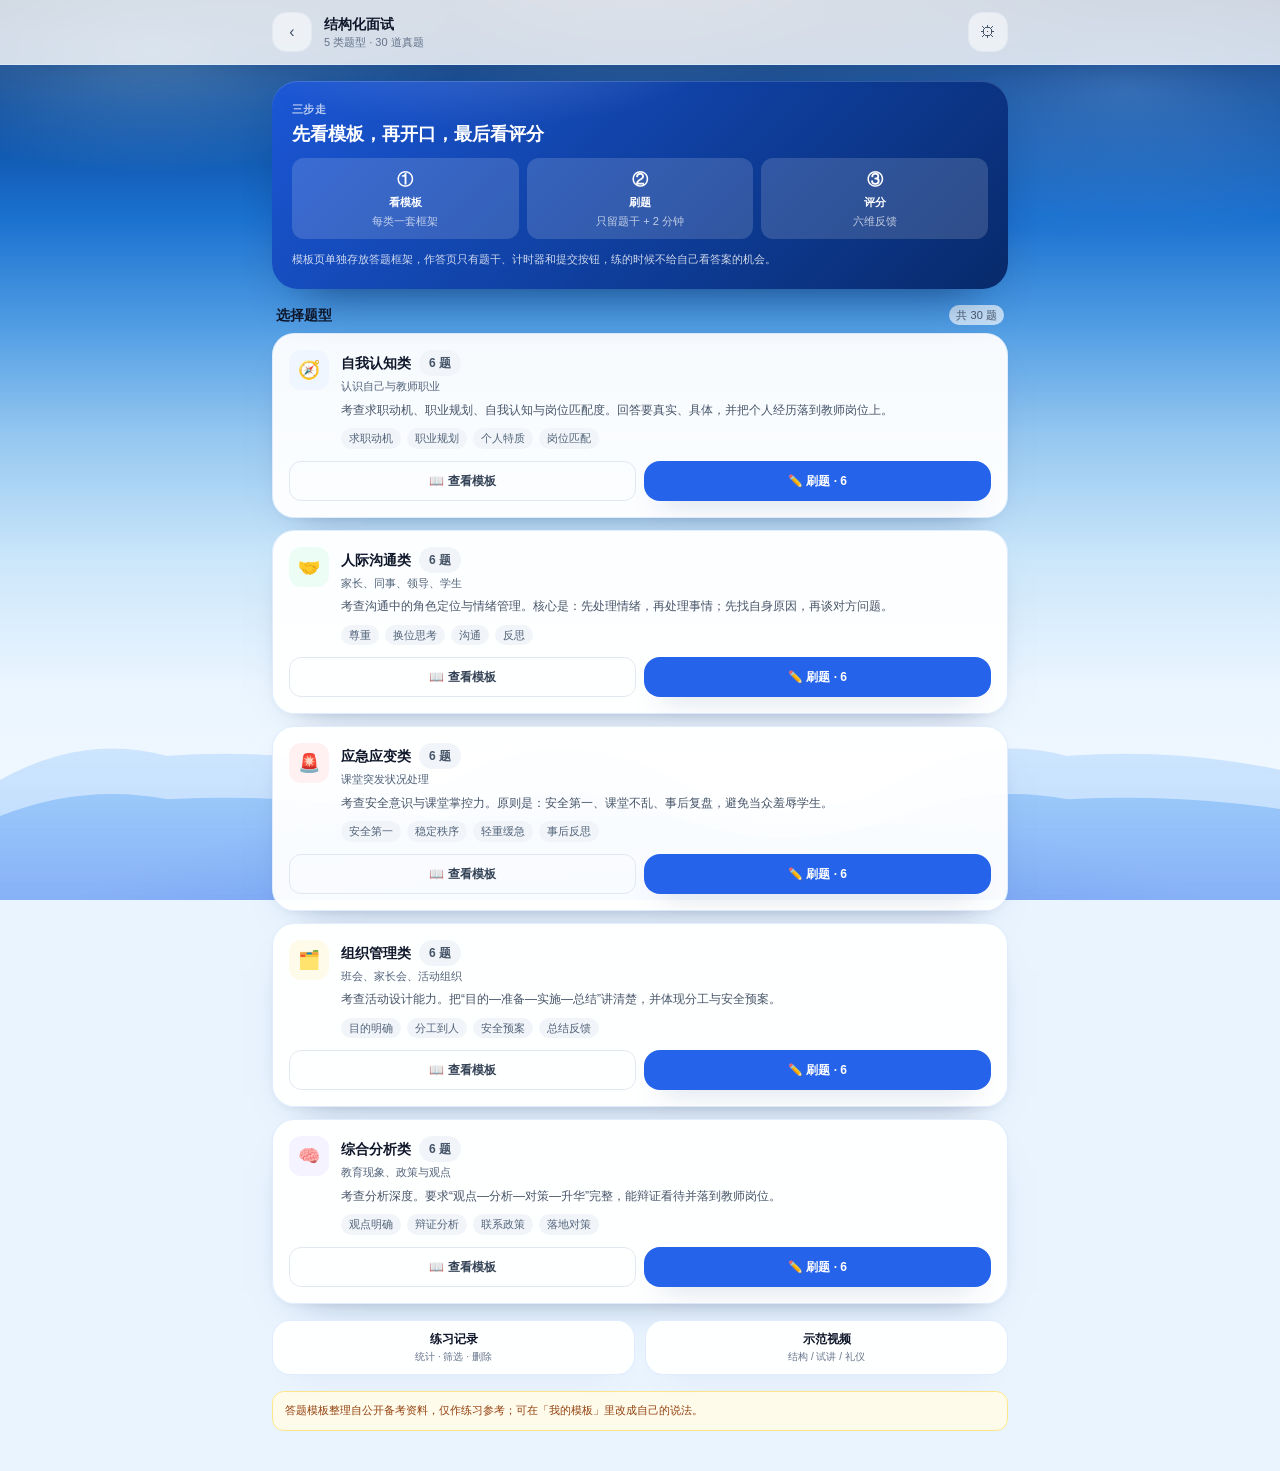
<file: structured-hub.html>
<!doctype html>
<html lang="zh-CN">
<head>
  <meta charset="utf-8" />
  <meta name="viewport" content="width=device-width, initial-scale=1, viewport-fit=cover" />
  <meta name="theme-color" content="#2563eb" />
  <title>结构化面试 · 教资面试学习室</title>
  <link rel="stylesheet" href="app.css" />
  <script src="tailwind-play.js"></script>
  <script src="tailwind-config.js"></script>
  <!-- PWA：可安装 + 离线（Service Worker 在 pwa.js 注册） -->
  <link rel="manifest" href="manifest.json" />
  <link rel="icon" href="favicon.ico" sizes="any" />
  <link rel="apple-touch-icon" sizes="180x180" href="apple-touch-icon.png" />
  <meta name="application-name" content="结构化面试 · 教资面试学习室" />
  <meta name="mobile-web-app-capable" content="yes" />
  <meta name="apple-mobile-web-app-capable" content="yes" />
  <meta name="apple-mobile-web-app-title" content="教资面试" /></head>
<body class="min-h-screen bg-slate-50 pb-10">
  <header class="sticky top-0 z-30 border-b border-slate-200 bg-white/90 backdrop-blur">
    <div class="mx-auto flex max-w-3xl items-center gap-3 px-4 py-3">
      <a href="index.html" class="grid h-10 w-10 place-items-center rounded-xl border border-slate-200 text-slate-600" aria-label="返回首页">‹</a>
      <div class="min-w-0">
        <h1 class="truncate text-sm font-bold text-slate-900">结构化面试</h1>
        <p id="hub-meta" class="text-[11px] text-slate-500">五大题型 · 模板与刷题分开</p>
      </div>
      <button type="button" data-open-settings class="ml-auto grid h-10 w-10 place-items-center rounded-xl border border-slate-200 text-slate-600" aria-label="AI 设置">⚙︎</button>
    </div>
  </header>

  <main class="mx-auto max-w-3xl px-4 pt-4">
    <section class="rounded-2xl bg-gradient-to-br from-brand-600 to-brand-800 px-5 py-5 text-white shadow-sm">
      <p class="text-[11px] font-semibold tracking-wide text-white/70">三步走</p>
      <h2 class="mt-1 text-lg font-bold leading-snug">先看模板，再开口，最后看评分</h2>
      <div class="mt-3 grid grid-cols-3 gap-2 text-center text-[11px]">
        <div class="rounded-xl bg-white/15 px-2 py-2.5">
          <p class="text-base font-bold">①</p>
          <p class="mt-0.5 font-semibold">看模板</p>
          <p class="mt-0.5 text-white/70">每类一套框架</p>
        </div>
        <div class="rounded-xl bg-white/15 px-2 py-2.5">
          <p class="text-base font-bold">②</p>
          <p class="mt-0.5 font-semibold">刷题</p>
          <p class="mt-0.5 text-white/70">只留题干 + 2 分钟</p>
        </div>
        <div class="rounded-xl bg-white/15 px-2 py-2.5">
          <p class="text-base font-bold">③</p>
          <p class="mt-0.5 font-semibold">评分</p>
          <p class="mt-0.5 text-white/70">六维反馈</p>
        </div>
      </div>
      <p class="mt-3 text-[11px] leading-relaxed text-white/80">
        模板页单独存放答题框架，作答页只有题干、计时器和提交按钮，练的时候不给自己看答案的机会。
      </p>
    </section>

    <div class="mt-4 flex items-end justify-between px-1">
      <h2 class="text-sm font-bold text-slate-900">选择题型</h2>
      <span id="hub-count" class="text-[11px] text-slate-400">加载中…</span>
    </div>

    <div id="type-list" class="mt-2 space-y-3" aria-busy="true">
      <div class="h-40 rounded-2xl skeleton"></div>
      <div class="h-40 rounded-2xl skeleton"></div>
      <div class="h-40 rounded-2xl skeleton"></div>
    </div>

    <section id="hub-error" class="mt-3 hidden rounded-2xl border border-rose-200 bg-rose-50 px-4 py-4 text-xs leading-relaxed text-rose-700">
      <p id="hub-error-text">题型加载失败。</p>
      <button id="btn-retry" type="button" class="mt-2.5 h-9 rounded-lg bg-rose-600 px-3 text-xs font-bold text-white active:bg-rose-700">重新加载</button>
    </section>

    <nav class="mt-4 grid grid-cols-2 gap-2">
      <a href="records.html" class="rounded-xl border border-slate-200 bg-white px-3 py-2.5 text-center active:bg-slate-50">
        <span class="block text-xs font-bold text-slate-900">练习记录</span>
        <span class="mt-0.5 block text-[10px] text-slate-400">统计 · 筛选 · 删除</span>
      </a>
      <a href="videos.html" class="rounded-xl border border-slate-200 bg-white px-3 py-2.5 text-center active:bg-slate-50">
        <span class="block text-xs font-bold text-slate-900">示范视频</span>
        <span class="mt-0.5 block text-[10px] text-slate-400">结构 / 试讲 / 礼仪</span>
      </a>
    </nav>

    <p class="mt-4 rounded-xl border border-amber-200 bg-amber-50 px-3 py-2.5 text-[11px] leading-relaxed text-amber-800">
      答题模板整理自公开备考资料，仅作练习参考；可在「我的模板」里改成自己的说法。
    </p>
  </main>

  <script type="module" src="structured-hub-page.js"></script>
  <script src="pwa.js"></script>
</body>
</html>
</file>
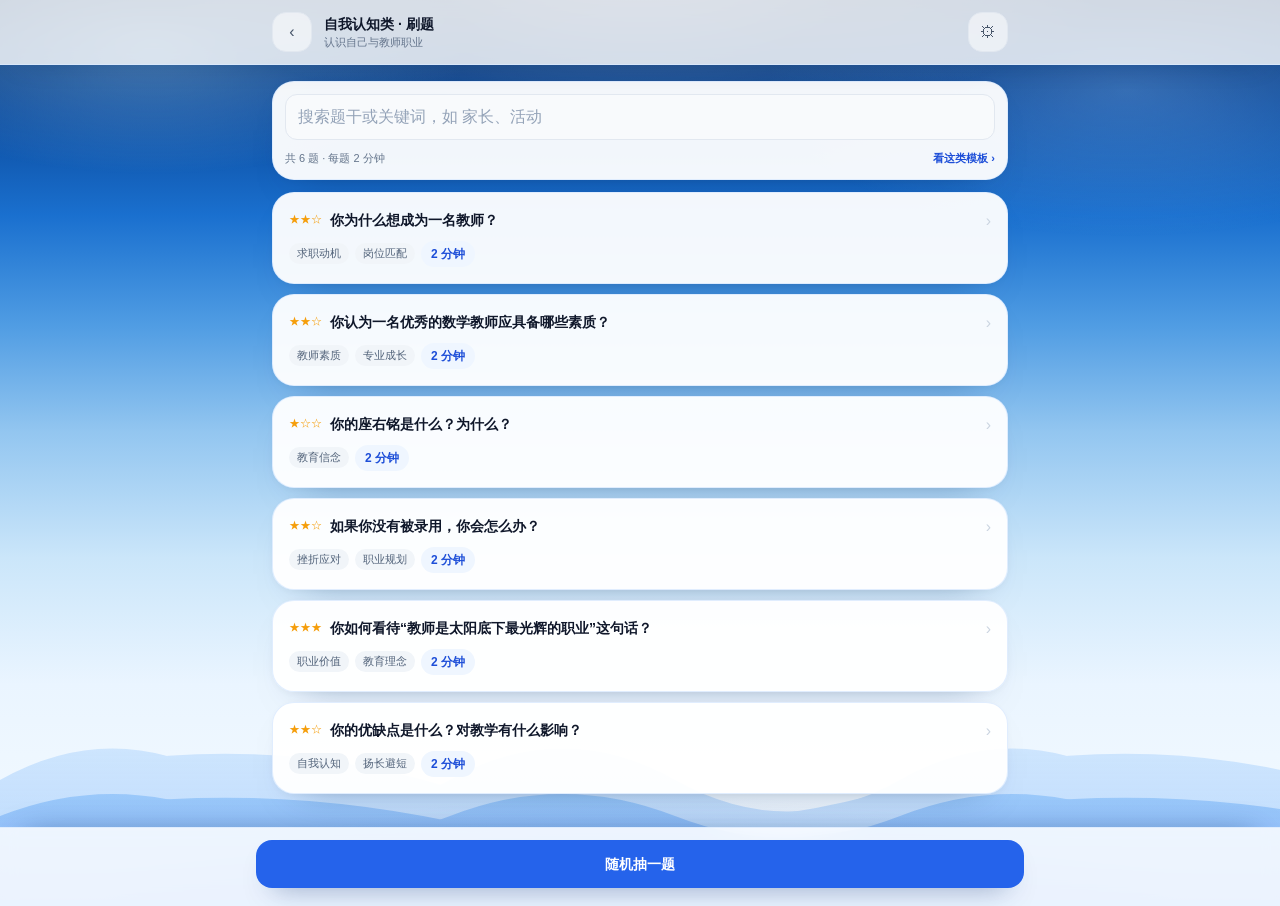
<file: structured-list.html>
<!doctype html>
<html lang="zh-CN">
<head>
  <meta charset="utf-8" />
  <meta name="viewport" content="width=device-width, initial-scale=1, viewport-fit=cover" />
  <meta name="theme-color" content="#2563eb" />
  <title>题目列表 · 教资面试学习室</title>
  <link rel="stylesheet" href="app.css" />
  <script src="tailwind-play.js"></script>
  <script src="tailwind-config.js"></script>
  <!-- PWA：可安装 + 离线（Service Worker 在 pwa.js 注册） -->
  <link rel="manifest" href="manifest.json" />
  <link rel="icon" href="favicon.ico" sizes="any" />
  <link rel="apple-touch-icon" sizes="180x180" href="apple-touch-icon.png" />
  <meta name="application-name" content="结构化面试 · 教资面试学习室" />
  <meta name="mobile-web-app-capable" content="yes" />
  <meta name="apple-mobile-web-app-capable" content="yes" />
  <meta name="apple-mobile-web-app-title" content="教资面试" /></head>
<body class="min-h-screen bg-slate-50 pb-28">
  <header class="sticky top-0 z-30 border-b border-slate-200 bg-white/90 backdrop-blur">
    <div class="mx-auto flex max-w-3xl items-center gap-3 px-4 py-3">
      <a href="structured-hub.html" class="grid h-10 w-10 place-items-center rounded-xl border border-slate-200 text-slate-600" aria-label="返回题型">‹</a>
      <div class="min-w-0">
        <h1 id="list-title" class="truncate text-sm font-bold text-slate-900">题目列表</h1>
        <p id="list-count" class="text-[11px] text-slate-500">加载中…</p>
      </div>
      <button type="button" data-open-settings class="ml-auto grid h-10 w-10 place-items-center rounded-xl border border-slate-200 text-slate-600" aria-label="AI 设置">⚙︎</button>
    </div>
  </header>

  <main class="mx-auto max-w-3xl px-4 pt-4">
    <div class="rounded-2xl border border-slate-200 bg-white p-3 shadow-sm">
      <input
        id="search-input"
        type="search"
        inputmode="search"
        placeholder="搜索题干或关键词，如 家长、活动"
        class="w-full rounded-xl border border-slate-200 bg-slate-50 px-3 py-2.5 text-base text-slate-800 placeholder:text-slate-400 focus:border-brand-400 focus:bg-white focus:outline-none"
      />
      <div class="mt-2.5 flex items-center justify-between gap-2">
        <span id="list-hint" class="text-[11px] text-slate-400">加载中…</span>
        <a id="btn-template" href="structured-hub.html" class="text-[11px] font-semibold text-brand-700">看这类模板 ›</a>
      </div>
    </div>

    <div id="list" class="mt-3 space-y-2.5" aria-busy="true">
      <div class="h-20 rounded-2xl skeleton"></div>
      <div class="h-20 rounded-2xl skeleton"></div>
      <div class="h-20 rounded-2xl skeleton"></div>
    </div>

    <p id="empty-tip" class="mt-3 hidden rounded-2xl border border-dashed border-slate-300 bg-white px-4 py-8 text-center text-xs leading-relaxed text-slate-500">
      没有匹配的题目，换个关键词试试；也可以回上一页换一个题型。
    </p>

    <section id="list-error" class="mt-3 hidden rounded-2xl border border-rose-200 bg-rose-50 px-4 py-4 text-xs leading-relaxed text-rose-700">
      <p id="list-error-text">题目加载失败。</p>
      <a href="structured-hub.html" class="mt-2.5 inline-block h-9 rounded-lg bg-rose-600 px-3 leading-9 text-xs font-bold text-white">回到题型列表</a>
    </section>
  </main>

  <div class="fixed inset-x-0 bottom-0 z-30 border-t border-slate-200 bg-white/95 px-4 py-3 backdrop-blur" style="padding-bottom:calc(0.75rem + env(safe-area-inset-bottom));">
    <div class="mx-auto flex max-w-3xl items-center gap-2">
      <button id="btn-random" type="button" class="h-12 flex-1 rounded-xl bg-brand-600 text-sm font-bold text-white active:bg-brand-700">
        随机抽一题
      </button>
    </div>
  </div>

  <script type="module" src="structured-list-page.js"></script>
  <script src="pwa.js"></script>
</body>
</html>
</file>
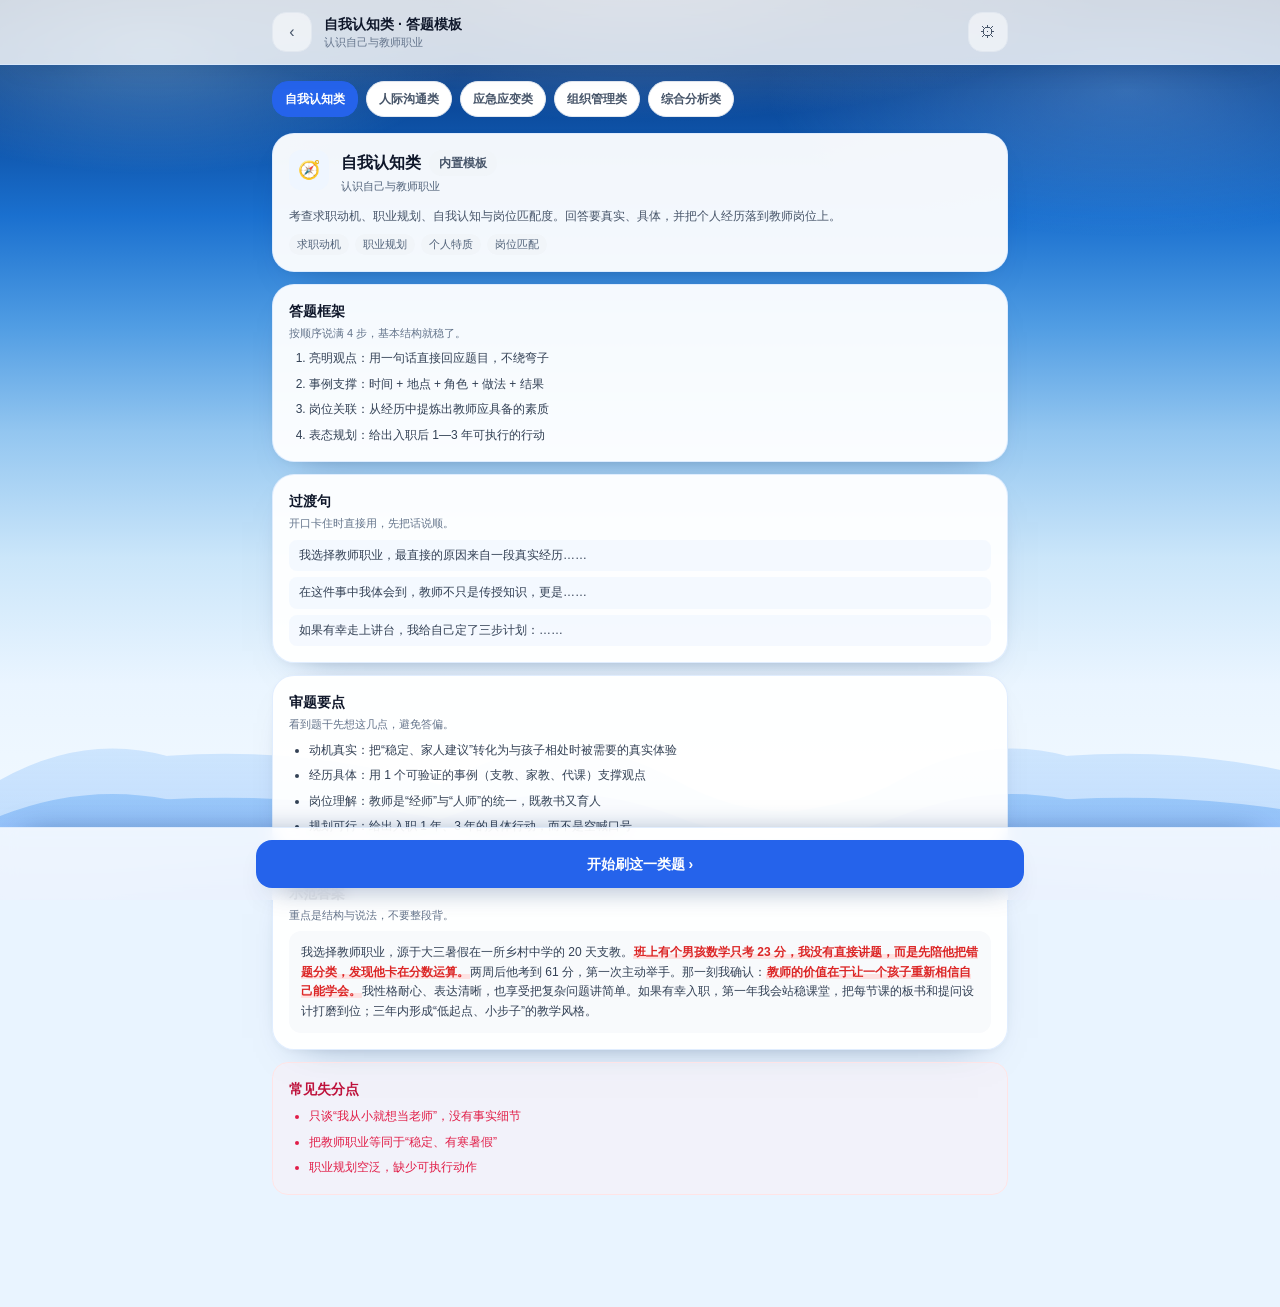
<file: structured-template.html>
<!doctype html>
<html lang="zh-CN">
<head>
  <meta charset="utf-8" />
  <meta name="viewport" content="width=device-width, initial-scale=1, viewport-fit=cover" />
  <meta name="theme-color" content="#2563eb" />
  <title>答题模板 · 教资面试学习室</title>
  <link rel="stylesheet" href="app.css" />
  <script src="tailwind-play.js"></script>
  <script src="tailwind-config.js"></script>
  <!-- PWA：可安装 + 离线（Service Worker 在 pwa.js 注册） -->
  <link rel="manifest" href="manifest.json" />
  <link rel="icon" href="favicon.ico" sizes="any" />
  <link rel="apple-touch-icon" sizes="180x180" href="apple-touch-icon.png" />
  <meta name="application-name" content="结构化面试 · 教资面试学习室" />
  <meta name="mobile-web-app-capable" content="yes" />
  <meta name="apple-mobile-web-app-capable" content="yes" />
  <meta name="apple-mobile-web-app-title" content="教资面试" /></head>
<body class="min-h-screen bg-slate-50 pb-28">
  <header class="sticky top-0 z-30 border-b border-slate-200 bg-white/90 backdrop-blur">
    <div class="mx-auto flex max-w-3xl items-center gap-3 px-4 py-3">
      <a href="structured-hub.html" class="grid h-10 w-10 place-items-center rounded-xl border border-slate-200 text-slate-600" aria-label="返回题型">‹</a>
      <div class="min-w-0">
        <h1 id="tpl-title" class="truncate text-sm font-bold text-slate-900">答题模板</h1>
        <p id="tpl-sub" class="text-[11px] text-slate-500">加载中…</p>
      </div>
      <button type="button" data-open-settings class="ml-auto grid h-10 w-10 place-items-center rounded-xl border border-slate-200 text-slate-600" aria-label="AI 设置">⚙︎</button>
    </div>
  </header>

  <main class="mx-auto max-w-3xl px-4 pt-4">
    <div id="type-switch" class="flex gap-2 overflow-x-auto pb-1 no-scrollbar" aria-label="切换题型"></div>

    <section id="tpl-head" class="mt-3 rounded-2xl border border-slate-200 bg-white p-4 shadow-sm">
      <div class="flex items-start gap-3">
        <span id="tpl-icon" class="grid h-10 w-10 shrink-0 place-items-center rounded-xl bg-brand-50 text-lg">📖</span>
        <div class="min-w-0 flex-1">
          <div class="flex flex-wrap items-center gap-2">
            <h2 id="tpl-name" class="text-base font-bold text-slate-900">加载中…</h2>
            <span id="tpl-source" class="pill pill-slate">内置模板</span>
          </div>
          <p id="tpl-short" class="mt-0.5 text-[11px] text-slate-500"></p>
        </div>
      </div>
      <p id="tpl-summary" class="mt-3 text-xs leading-relaxed text-slate-600"></p>
      <div id="tpl-keywords" class="mt-2 flex flex-wrap gap-1.5"></div>
    </section>

    <section class="mt-3 rounded-2xl border border-slate-200 bg-white p-4 shadow-sm">
      <h3 class="text-sm font-bold text-slate-900">答题框架</h3>
      <p class="mt-1 text-[11px] text-slate-400">按顺序说满 4 步，基本结构就稳了。</p>
      <ol id="tpl-structure" class="mt-2 list-decimal space-y-1.5 pl-5 text-xs leading-relaxed text-slate-700"></ol>
    </section>

    <section class="mt-3 rounded-2xl border border-slate-200 bg-white p-4 shadow-sm">
      <h3 class="text-sm font-bold text-slate-900">过渡句</h3>
      <p class="mt-1 text-[11px] text-slate-400">开口卡住时直接用，先把话说顺。</p>
      <ul id="tpl-phrases" class="mt-2 space-y-1.5 text-xs leading-relaxed text-slate-700"></ul>
    </section>

    <section class="mt-3 rounded-2xl border border-slate-200 bg-white p-4 shadow-sm">
      <h3 class="text-sm font-bold text-slate-900">审题要点</h3>
      <p class="mt-1 text-[11px] text-slate-400">看到题干先想这几点，避免答偏。</p>
      <ul id="tpl-points" class="mt-2 list-disc space-y-1.5 pl-5 text-xs leading-relaxed text-slate-700"></ul>
    </section>

    <section class="mt-3 rounded-2xl border border-slate-200 bg-white p-4 shadow-sm">
      <h3 class="text-sm font-bold text-slate-900">示范答案</h3>
      <p class="mt-1 text-[11px] text-slate-400">重点是结构与说法，不要整段背。</p>
      <div id="tpl-demo" class="mt-2 rounded-xl bg-slate-50 p-3 text-xs leading-relaxed text-slate-700"></div>
    </section>

    <section class="mt-3 rounded-2xl border border-rose-100 bg-rose-50/40 p-4">
      <h3 class="text-sm font-bold text-rose-700">常见失分点</h3>
      <ul id="tpl-pitfalls" class="mt-2 list-disc space-y-1.5 pl-5 text-xs leading-relaxed text-rose-600"></ul>
    </section>

    <section id="tpl-error" class="mt-3 hidden rounded-2xl border border-rose-200 bg-rose-50 px-4 py-4 text-xs leading-relaxed text-rose-700">
      <p id="tpl-error-text">没有找到这个题型的模板。</p>
      <a href="structured-hub.html" class="mt-2.5 inline-block h-9 rounded-lg bg-rose-600 px-3 leading-9 text-xs font-bold text-white">回到题型列表</a>
    </section>
  </main>

  <div class="fixed inset-x-0 bottom-0 z-30 border-t border-slate-200 bg-white/95 px-4 py-3 backdrop-blur" style="padding-bottom:calc(0.75rem + env(safe-area-inset-bottom));">
    <div class="mx-auto flex max-w-3xl items-center gap-2">
      <a id="btn-practice" href="structured-hub.html" class="flex h-12 flex-1 items-center justify-center rounded-xl bg-brand-600 text-sm font-bold text-white active:bg-brand-700">
        开始刷这一类题 ›
      </a>
    </div>
  </div>

  <script type="module" src="structured-template-page.js"></script>
  <script src="pwa.js"></script>
</body>
</html>
</file>
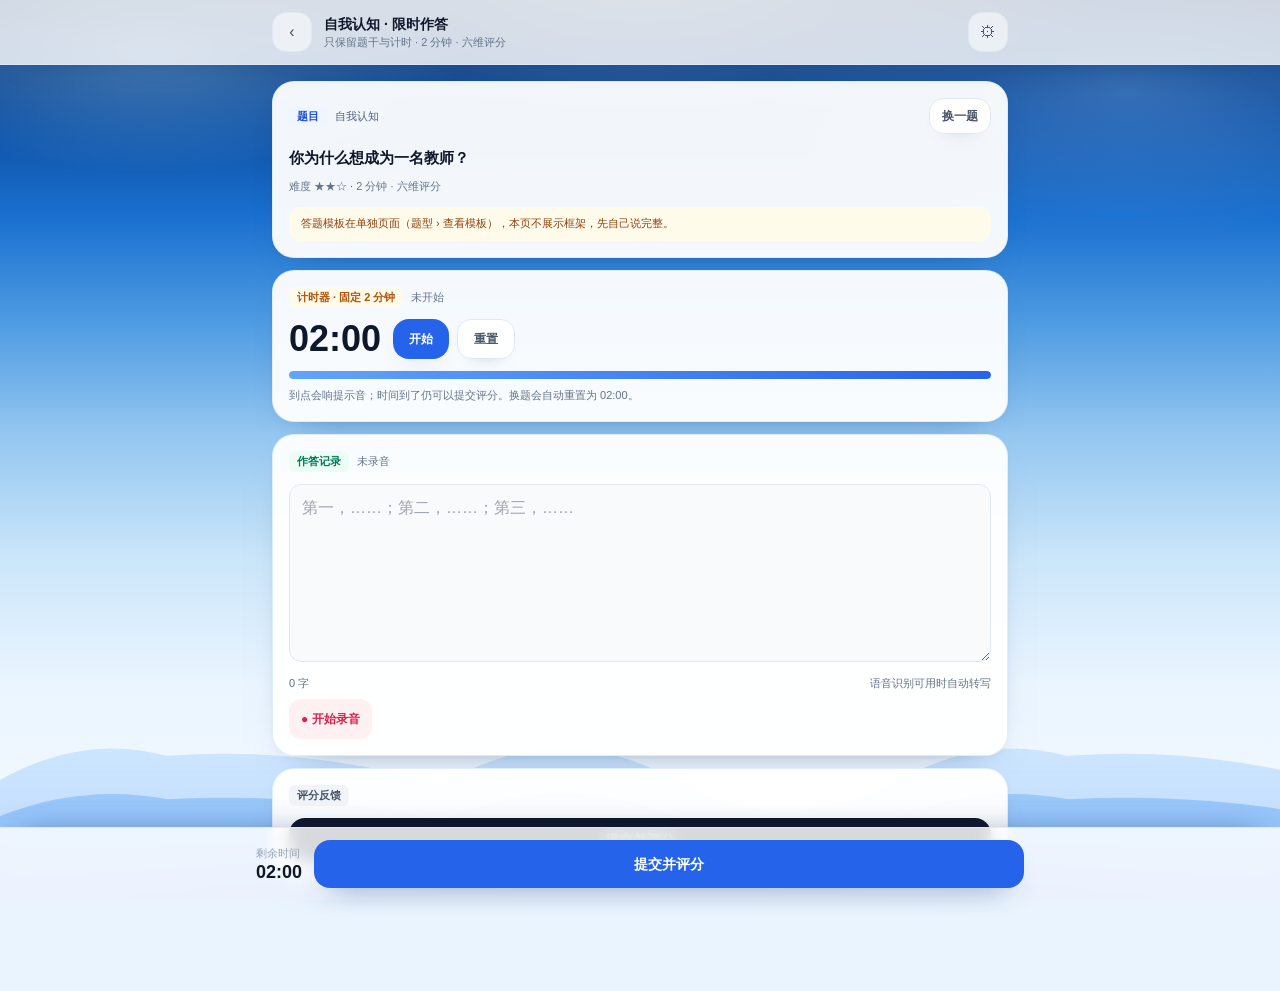
<file: structured.html>
<!doctype html>
<html lang="zh-CN">
<head>
  <meta charset="utf-8" />
  <meta name="viewport" content="width=device-width, initial-scale=1, viewport-fit=cover" />
  <meta name="theme-color" content="#2563eb" />
  <title>限时作答 · 教资面试学习室</title>
  <link rel="stylesheet" href="app.css" />
  <script src="tailwind-play.js"></script>
  <script src="tailwind-config.js"></script>
  <!-- PWA：可安装 + 离线（Service Worker 在 pwa.js 注册） -->
  <link rel="manifest" href="manifest.json" />
  <link rel="icon" href="favicon.ico" sizes="any" />
  <link rel="apple-touch-icon" sizes="180x180" href="apple-touch-icon.png" />
  <meta name="application-name" content="结构化面试 · 教资面试学习室" />
  <meta name="mobile-web-app-capable" content="yes" />
  <meta name="apple-mobile-web-app-capable" content="yes" />
  <meta name="apple-mobile-web-app-title" content="教资面试" /></head>
<body class="min-h-screen bg-slate-50 pb-28">
  <header class="sticky top-0 z-30 border-b border-slate-200 bg-white/90 backdrop-blur">
    <div class="mx-auto flex max-w-3xl items-center gap-3 px-4 py-3">
      <a id="btn-back" href="structured-hub.html" class="grid h-10 w-10 place-items-center rounded-xl border border-slate-200 text-slate-600" aria-label="返回题目列表">‹</a>
      <div class="min-w-0">
        <h1 id="page-title" class="truncate text-sm font-bold text-slate-900">结构化 · 限时作答</h1>
        <p class="text-[11px] text-slate-500">只保留题干与计时 · 2 分钟 · 六维评分</p>
      </div>
      <button type="button" data-open-settings class="ml-auto grid h-10 w-10 place-items-center rounded-xl border border-slate-200 text-slate-600" aria-label="AI 设置">⚙︎</button>
    </div>
  </header>

  <main class="mx-auto max-w-3xl space-y-3 px-4 pt-4">
    <!-- 模块 1：题干 -->
    <section id="module-question" class="rounded-2xl border border-slate-200 bg-white p-4 shadow-sm">
      <div class="flex items-center gap-2">
        <span class="rounded-md bg-brand-50 px-2 py-0.5 text-[11px] font-semibold text-brand-700">题目</span>
        <span id="q-type" class="truncate text-[11px] text-slate-500">加载中…</span>
        <button id="btn-new-question" type="button" class="ml-auto h-9 shrink-0 rounded-lg border border-slate-200 px-3 text-xs font-semibold text-slate-600 active:bg-slate-50">换一题</button>
      </div>
      <p id="q-text" class="mt-3 text-[15px] font-semibold leading-relaxed text-slate-900">正在读取题库…</p>
      <p id="q-meta" class="mt-2 text-[11px] text-slate-400"></p>
      <p class="mt-3 rounded-xl bg-amber-50 px-3 py-2 text-[11px] leading-relaxed text-amber-800">
        答题模板在单独页面（题型 › 查看模板），本页不展示框架，先自己说完整。
      </p>
    </section>

    <!-- 模块 2：计时器（固定 2 分钟） -->
    <section id="module-timer" class="rounded-2xl border border-slate-200 bg-white p-4 shadow-sm">
      <div class="flex items-center gap-2">
        <span class="rounded-md bg-amber-50 px-2 py-0.5 text-[11px] font-semibold text-amber-700">计时器 · 固定 2 分钟</span>
        <span id="timer-state" class="text-[11px] text-slate-400">未开始</span>
      </div>
      <div class="mt-3 flex items-center gap-3">
        <div id="timer-clock" class="text-4xl font-bold tabular-nums leading-none text-slate-900">02:00</div>
        <div class="flex gap-2">
          <button id="btn-timer-toggle" type="button" class="h-10 rounded-xl bg-brand-600 px-4 text-xs font-bold text-white active:bg-brand-700">开始</button>
          <button id="btn-timer-reset" type="button" class="h-10 rounded-xl border border-slate-200 px-4 text-xs font-semibold text-slate-600 active:bg-slate-50">重置</button>
        </div>
      </div>
      <div class="level-bar mt-3"><div id="timer-bar" class="level-bar__fill" style="width:100%"></div></div>
      <p class="mt-2 text-[11px] leading-relaxed text-slate-400">到点会响提示音；时间到了仍可以提交评分。换题会自动重置为 02:00。</p>
    </section>

    <!-- 模块 3：作答记录 -->
    <section id="module-answer" class="rounded-2xl border border-slate-200 bg-white p-4 shadow-sm">
      <div class="flex items-center gap-2">
        <span class="rounded-md bg-emerald-50 px-2 py-0.5 text-[11px] font-semibold text-emerald-700">作答记录</span>
        <span id="rec-state" class="text-[11px] text-slate-400">未录音</span>
      </div>
      <textarea id="answer-input" rows="6" class="mt-3 w-full rounded-xl border border-slate-200 bg-slate-50 px-3 py-2.5 text-base leading-relaxed text-slate-800 focus:border-brand-400 focus:bg-white focus:outline-none" placeholder="第一，……；第二，……；第三，……"></textarea>
      <div class="mt-1.5 flex items-center justify-between text-[11px] text-slate-400">
        <span id="char-count">0 字</span>
        <span id="rec-hint">语音识别可用时自动转写</span>
      </div>
      <div class="mt-2 flex flex-wrap items-center gap-2">
        <button id="btn-record" type="button" class="h-10 rounded-xl bg-rose-50 px-3 text-xs font-bold text-rose-600">● 开始录音</button>
        <span id="rec-time" class="text-[11px] text-slate-400"></span>
      </div>
      <audio id="rec-audio" class="mt-2 hidden w-full" controls></audio>
    </section>

    <!-- 模块 4：评分 -->
    <section id="module-score" class="rounded-2xl border border-slate-200 bg-white p-4 shadow-sm">
      <div class="flex items-center gap-2">
        <span class="rounded-md bg-slate-100 px-2 py-0.5 text-[11px] font-semibold text-slate-600">评分反馈</span>
        <span id="score-status" class="text-[11px] text-slate-400"></span>
      </div>
      <button id="btn-score" type="button" class="mt-3 h-11 w-full rounded-xl bg-slate-900 text-sm font-bold text-white active:bg-slate-800">提交并评分</button>
      <div id="score-card" class="mt-4 hidden"></div>
    </section>
  </main>

  <div class="fixed inset-x-0 bottom-0 z-30 border-t border-slate-200 bg-white/95 px-4 py-3 backdrop-blur" style="padding-bottom:calc(0.75rem + env(safe-area-inset-bottom));">
    <div class="mx-auto flex max-w-3xl items-center gap-3">
      <div class="min-w-0">
        <p class="text-[11px] text-slate-400">剩余时间</p>
        <p id="sticky-clock" class="text-lg font-bold tabular-nums leading-tight text-slate-900">02:00</p>
      </div>
      <button id="btn-sticky-score" type="button" class="h-12 flex-1 rounded-xl bg-brand-600 text-sm font-bold text-white active:bg-brand-700">提交并评分</button>
    </div>
  </div>

  <script type="module" src="structured-page.js"></script>
  <script src="pwa.js"></script>
</body>
</html>
</file>
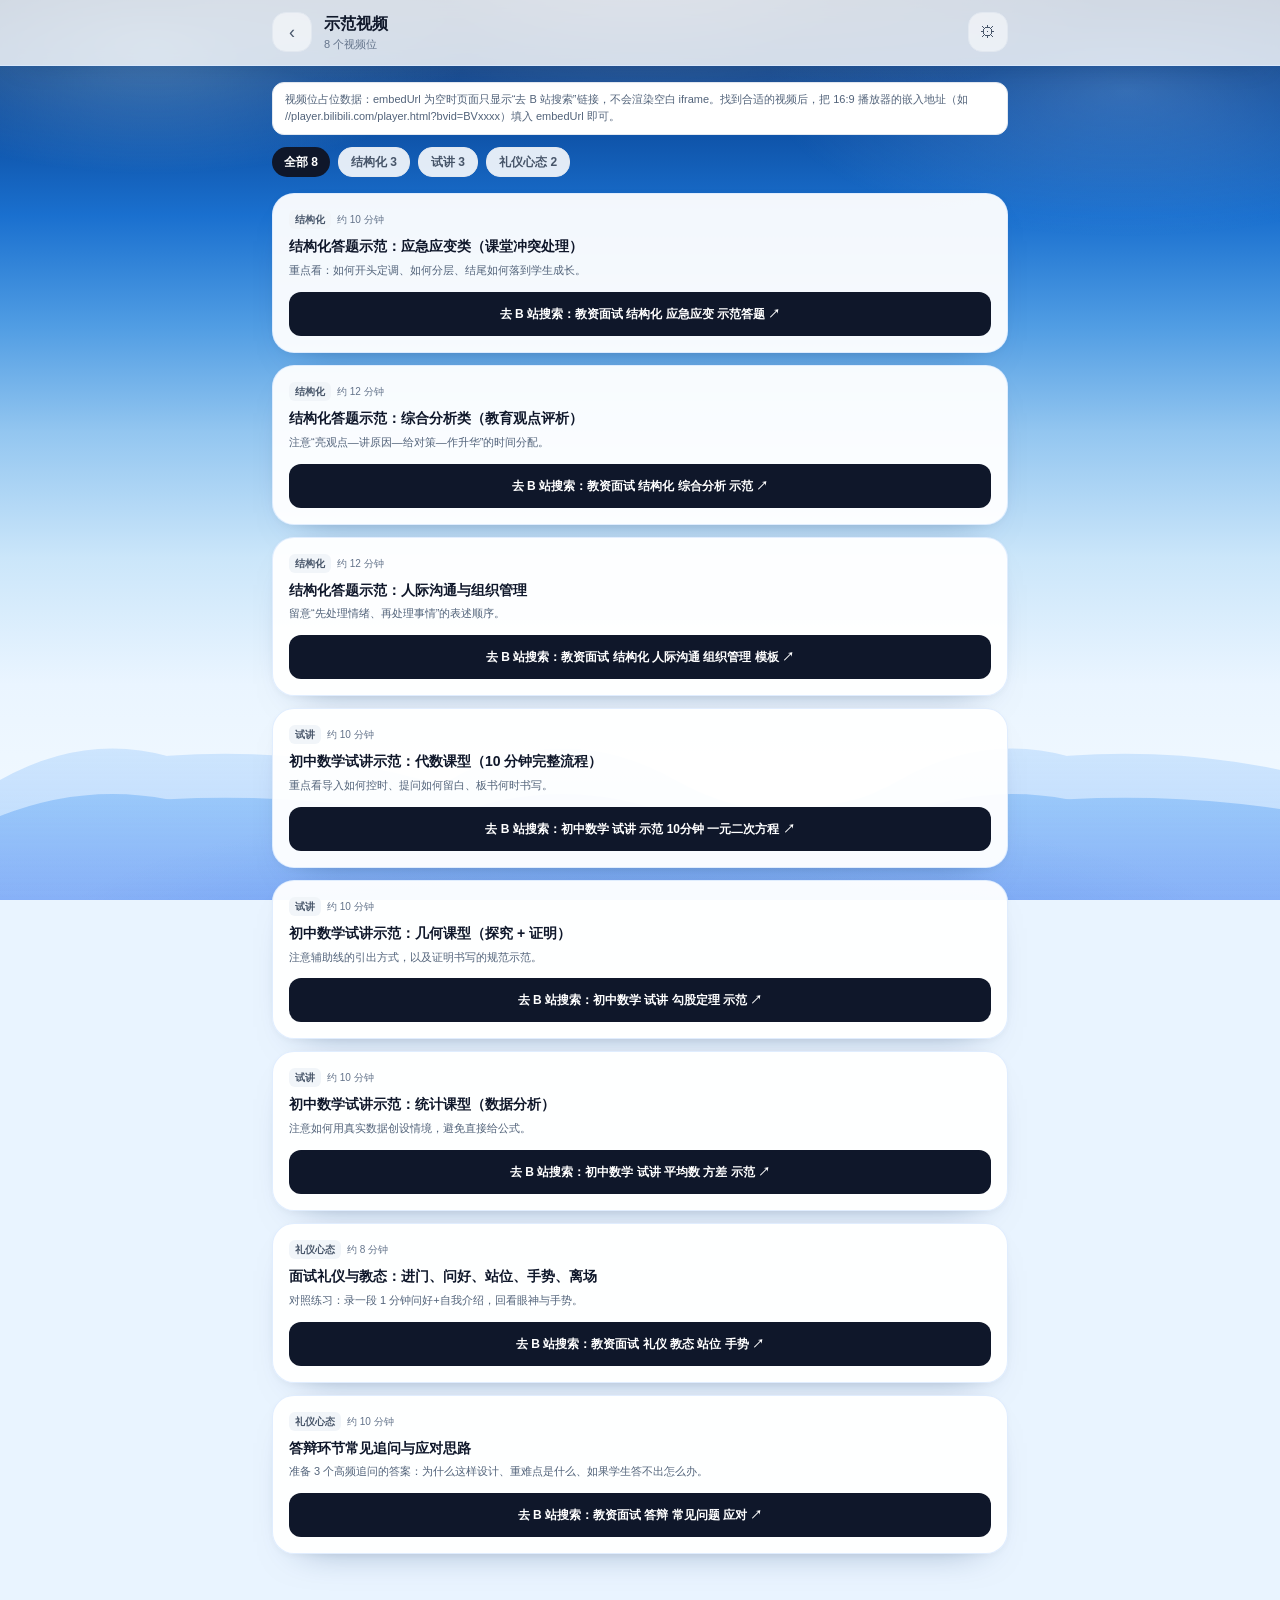
<file: videos.html>
<!DOCTYPE html>
<html lang="zh-CN">
<head>
<meta charset="UTF-8">
<meta name="viewport" content="width=device-width, initial-scale=1.0">
<title>示范视频 · 教资面试学习室</title>
<script src="tailwind-play.js"></script>
<script src="tailwind-config.js"></script>
<link rel="stylesheet" href="app.css">
  <!-- PWA：可安装 + 离线（Service Worker 在 pwa.js 注册） -->
  <link rel="manifest" href="manifest.json" />
  <link rel="icon" href="favicon.ico" sizes="any" />
  <link rel="apple-touch-icon" sizes="180x180" href="apple-touch-icon.png" />
  <meta name="application-name" content="结构化面试 · 教资面试学习室" />
  <meta name="mobile-web-app-capable" content="yes" />
  <meta name="apple-mobile-web-app-capable" content="yes" />
  <meta name="apple-mobile-web-app-title" content="教资面试" /></head>
<body class="min-h-screen bg-slate-50 text-slate-900">
  <header class="sticky top-0 z-30 border-b border-slate-200 bg-white/90 backdrop-blur">
    <div class="mx-auto flex max-w-3xl items-center gap-3 px-4 py-3">
      <a href="index.html" class="grid h-10 w-10 place-items-center rounded-xl border border-slate-200 text-lg text-slate-600" aria-label="返回首页">‹</a>
      <div class="min-w-0">
        <h1 class="text-base font-bold">示范视频</h1>
        <p id="count-text" class="text-[11px] text-slate-500">加载中…</p>
      </div>
      <button type="button" data-open-settings class="ml-auto grid h-10 w-10 place-items-center rounded-xl border border-slate-200 text-slate-600" aria-label="AI 设置">⚙︎</button>
    </div>
  </header>

  <main class="mx-auto max-w-3xl px-4 pb-24 pt-4">
    <p id="meta-note" class="break-words rounded-xl border border-slate-200 bg-white px-3 py-2 text-[11px] leading-relaxed text-slate-500"></p>

    <div id="filter-row" class="mt-3 flex gap-2 overflow-x-auto pb-1"></div>

    <section id="video-list" class="mt-3 space-y-3"></section>

    <p id="error-tip" class="mt-6 hidden rounded-2xl border border-rose-200 bg-rose-50 px-4 py-3 text-xs leading-relaxed text-rose-700"></p>
  </main>

  <script type="module" src="videos-page.js"></script>
  <script src="pwa.js"></script>
</body>
</html>
</file>
<file: app.css>
/* ============================================================
   教资面试学习室 - 全局样式补充
   说明：
   1) 布局与配色优先使用 Tailwind 工具类（HTML 内联）；
   2) 本文件只放“组件类 / 动画 / 富文本 / 打印”等 Tailwind 不便表达的部分；
   3) 为避免与运行时生成的工具类冲突，组件类不叠加同属性工具类。
   ============================================================ */

:root {
  --brand: #2563eb;
  --brand-dark: #1d4ed8;
  --ink: #0f172a;
  --muted: #64748b;
  --line: #e2e8f0;
  --bg: #f8fafc;
  --danger: #dc2626;
  --ok: #059669;
  --warn: #d97706;
}

* {
  -webkit-tap-highlight-color: transparent;
}

html {
  scroll-behavior: smooth;
  -webkit-text-size-adjust: 100%;
}

body {
  font-family: -apple-system, BlinkMacSystemFont, "Segoe UI", "PingFang SC",
    "Hiragino Sans GB", "Microsoft YaHei", "Noto Sans SC", Helvetica, Arial,
    sans-serif;
  color: var(--ink);
  background-color: var(--bg);
}

body.dialog-open {
  overflow: hidden;
}

[hidden] {
  display: none !important;
}

/* ---------- 通用布局辅助 ---------- */
.safe-bottom {
  padding-bottom: calc(1rem + env(safe-area-inset-bottom));
}

.no-scrollbar {
  scrollbar-width: none;
  -ms-overflow-style: none;
}
.no-scrollbar::-webkit-scrollbar {
  display: none;
}

.tap {
  touch-action: manipulation;
}

/* ---------- 卡片 ---------- */
.app-card {
  background: #ffffff;
  border: 1px solid #eef2f7;
  border-radius: 16px;
  box-shadow: 0 1px 2px rgba(15, 23, 42, 0.04),
    0 10px 30px -18px rgba(15, 23, 42, 0.25);
}

.soft-divider {
  height: 1px;
  background: #eef2f7;
  border: 0;
}

/* ---------- 按钮 ---------- */
.btn {
  display: inline-flex;
  align-items: center;
  justify-content: center;
  gap: 0.5rem;
  min-height: 48px;
  padding: 0 1rem;
  border: 1px solid transparent;
  border-radius: 14px;
  font-size: 16px;
  font-weight: 600;
  line-height: 1;
  text-align: center;
  cursor: pointer;
  touch-action: manipulation;
  transition: transform 0.15s ease, background-color 0.15s ease,
    box-shadow 0.15s ease, opacity 0.15s ease, color 0.15s ease;
}
.btn:active {
  transform: scale(0.98);
}
.btn:disabled {
  opacity: 0.5;
  cursor: not-allowed;
  transform: none;
}
.btn-primary {
  background: var(--brand);
  color: #ffffff;
  box-shadow: 0 12px 26px -16px rgba(37, 99, 235, 0.9);
}
.btn-primary:hover:not(:disabled) {
  background: var(--brand-dark);
}
.btn-secondary {
  background: #ffffff;
  color: #1e293b;
  border-color: #dbe3ee;
}
.btn-secondary:hover:not(:disabled) {
  background: #f8fafc;
}
.btn-ghost {
  background: transparent;
  color: #334155;
}
.btn-ghost:hover:not(:disabled) {
  background: #f1f5f9;
}
.btn-danger {
  background: #fee2e2;
  color: #b91c1c;
}
.btn-danger:hover:not(:disabled) {
  background: #fecaca;
}
.btn-sm {
  min-height: 40px;
  padding: 0 0.875rem;
  border-radius: 12px;
  font-size: 14px;
}
.btn-block {
  width: 100%;
}

.btn-icon {
  display: inline-flex;
  align-items: center;
  justify-content: center;
  width: 40px;
  height: 40px;
  padding: 0;
  border: 1px solid transparent;
  border-radius: 12px;
  background: transparent;
  color: #475569;
  cursor: pointer;
  touch-action: manipulation;
  transition: background-color 0.15s ease, transform 0.15s ease;
}
.btn-icon:hover {
  background: #f1f5f9;
}
.btn-icon:active {
  transform: scale(0.94);
}

/* ---------- 表单 ---------- */
.field {
  width: 100%;
  border: 1px solid #dbe3ee;
  border-radius: 14px;
  padding: 0.75rem 0.875rem;
  background: #ffffff;
  color: var(--ink);
  font-size: 16px; /* 16px 可避免移动端聚焦时自动放大 */
  line-height: 1.65;
  outline: none;
  transition: border-color 0.15s ease, box-shadow 0.15s ease;
}
.field:focus {
  border-color: #93c5fd;
  box-shadow: 0 0 0 4px rgba(59, 130, 246, 0.12);
}
.field::placeholder {
  color: #94a3b8;
}
textarea.field {
  min-height: 132px;
  resize: vertical;
}
select.field {
  appearance: none;
  background-image: url("data:image/svg+xml;charset=utf-8,%3Csvg xmlns='http://www.w3.org/2000/svg' width='16' height='16' fill='none' stroke='%2364748b' stroke-width='2' stroke-linecap='round' stroke-linejoin='round'%3E%3Cpath d='m4 6 4 4 4-4'/%3E%3C/svg%3E");
  background-repeat: no-repeat;
  background-position: right 0.75rem center;
  padding-right: 2.25rem;
}

/* ---------- 标签 / 徽标 ---------- */
.pill {
  display: inline-flex;
  align-items: center;
  gap: 0.25rem;
  padding: 0.25rem 0.625rem;
  border-radius: 999px;
  font-size: 12px;
  font-weight: 600;
  line-height: 1.5;
  white-space: nowrap;
}
.pill-blue {
  background: #eff6ff;
  color: #1d4ed8;
}
.pill-green {
  background: #ecfdf5;
  color: #047857;
}
.pill-amber {
  background: #fffbeb;
  color: #b45309;
}
.pill-slate {
  background: #f1f5f9;
  color: #475569;
}
.pill-rose {
  background: #fff1f2;
  color: #be123c;
}

.chip {
  display: inline-flex;
  align-items: center;
  gap: 0.25rem;
  flex: 0 0 auto;
  padding: 0.45rem 0.8rem;
  border: 1px solid #e2e8f0;
  border-radius: 999px;
  background: #ffffff;
  color: #475569;
  font-size: 13px;
  font-weight: 600;
  white-space: nowrap;
  transition: background-color 0.15s ease, color 0.15s ease,
    border-color 0.15s ease;
}
.chip:hover,
.chip[aria-current="true"] {
  background: #eff6ff;
  border-color: #bfdbfe;
  color: #1d4ed8;
}

/* ---------- Tab 切换 ---------- */
.tab-btn {
  display: inline-flex;
  flex: 1 1 0%;
  align-items: center;
  justify-content: center;
  gap: 0.375rem;
  min-height: 44px;
  padding: 0 0.75rem;
  border-radius: 12px;
  background: transparent;
  color: #64748b;
  font-size: 14px;
  font-weight: 600;
  cursor: pointer;
  touch-action: manipulation;
  transition: background-color 0.15s ease, color 0.15s ease,
    box-shadow 0.15s ease;
}
.tab-btn[aria-selected="true"] {
  background: #ffffff;
  color: #1d4ed8;
  box-shadow: 0 1px 2px rgba(15, 23, 42, 0.08);
}

/* ---------- 富文本（重点句标红） ---------- */
.rich {
  font-size: 15px;
  line-height: 1.85;
  color: #334155;
  word-break: break-word;
}
.rich p {
  margin: 0 0 0.625rem;
}
.rich p:last-child {
  margin-bottom: 0;
}
.rich strong {
  font-weight: 700;
  color: #0f172a;
}
.rich ul,
.rich ol {
  margin: 0 0 0.625rem;
  padding-left: 1.15rem;
}
.rich ul {
  list-style: disc;
}
.rich ol {
  list-style: decimal;
}
.rich li {
  margin-bottom: 0.25rem;
}
.mark-key {
  color: var(--danger);
  font-weight: 700;
  background: linear-gradient(transparent 62%, #fee2e2 62%);
  padding: 0 1px;
}

/* ---------- 分数环 / 进度条 / 音量条 ---------- */
.score-ring {
  width: 108px;
  height: 108px;
  border-radius: 9999px;
  display: grid;
  place-items: center;
  background: conic-gradient(
    var(--ring-color, #2563eb) calc(var(--p, 0) * 1%),
    #e2e8f0 0
  );
  transition: background 0.6s ease;
}
.score-ring__inner {
  width: 84px;
  height: 84px;
  border-radius: 9999px;
  background: #ffffff;
  display: grid;
  place-items: center;
  text-align: center;
  line-height: 1.1;
}

.level-bar {
  height: 8px;
  border-radius: 999px;
  background: #eef2f7;
  overflow: hidden;
}
.level-bar__fill {
  height: 100%;
  border-radius: 999px;
  background: linear-gradient(90deg, #60a5fa, #2563eb);
  transition: width 0.4s ease, background-color 0.3s ease;
}
.level-bar__fill.is-warn {
  background: linear-gradient(90deg, #fbbf24, #f59e0b);
}
.level-bar__fill.is-danger {
  background: linear-gradient(90deg, #f87171, #dc2626);
}

.meter {
  display: flex;
  align-items: flex-end;
  gap: 3px;
  height: 36px;
}
.meter span {
  flex: 1 1 0%;
  min-height: 4px;
  border-radius: 999px;
  background: #bfdbfe;
  transition: height 0.08s linear, background-color 0.1s linear;
}
.meter span.is-hot {
  background: #60a5fa;
}

/* ---------- 抽题 / 手风琴 ---------- */
details.tpl > summary {
  list-style: none;
  cursor: pointer;
}
details.tpl > summary::-webkit-details-marker {
  display: none;
}
details.tpl[open] .chev {
  transform: rotate(180deg);
}
.chev {
  transition: transform 0.2s ease;
}

/* ---------- 倒计时 ---------- */
.timer-display {
  font-variant-numeric: tabular-nums;
  letter-spacing: 0.02em;
  transition: color 0.2s ease;
}
.timer-display.is-warn {
  color: var(--warn);
}
.timer-display.is-danger {
  color: var(--danger);
  animation: pulseRing 1.6s ease-out infinite;
}
.time-up-banner {
  border: 1px solid #fecaca;
  background: #fef2f2;
  color: #b91c1c;
}

/* ---------- 录音 ---------- */
.record-dot {
  width: 12px;
  height: 12px;
  border-radius: 9999px;
  background: #ef4444;
  animation: blink 1s ease-in-out infinite;
}
@keyframes blink {
  0%,
  100% {
    opacity: 1;
  }
  50% {
    opacity: 0.25;
  }
}

/* ---------- Toast ---------- */
.toast-host {
  position: fixed;
  top: calc(env(safe-area-inset-top) + 12px);
  left: 0;
  right: 0;
  z-index: 90;
  display: flex;
  flex-direction: column;
  align-items: center;
  gap: 8px;
  padding: 0 16px;
  pointer-events: none;
}
.toast {
  max-width: 92%;
  padding: 10px 16px;
  border-radius: 12px;
  background: #0f172a;
  color: #ffffff;
  font-size: 14px;
  line-height: 1.5;
  box-shadow: 0 12px 30px -12px rgba(0, 0, 0, 0.55);
  animation: fadeUp 0.2s ease-out both;
  word-break: break-word;
}
.toast--success {
  background: #059669;
}
.toast--error {
  background: #dc2626;
}
.toast--warn {
  background: #d97706;
}

/* ---------- 弹层 ---------- */
.dialog-backdrop {
  position: fixed;
  inset: 0;
  z-index: 60;
  background: rgba(15, 23, 42, 0.5);
  -webkit-backdrop-filter: blur(2px);
  backdrop-filter: blur(2px);
}
.dialog-panel {
  position: fixed;
  left: 0;
  right: 0;
  bottom: 0;
  z-index: 61;
  max-height: 90vh;
  overflow: auto;
  overscroll-behavior: contain;
  -webkit-overflow-scrolling: touch;
  background: #ffffff;
  border-radius: 24px 24px 0 0;
  padding-bottom: env(safe-area-inset-bottom);
}
@media (min-width: 768px) {
  .dialog-panel {
    left: 50%;
    top: 50%;
    bottom: auto;
    width: min(560px, 92vw);
    max-height: 86vh;
    border-radius: 24px;
    transform: translate(-50%, -50%);
    padding-bottom: 0;
  }
}

/* ---------- 动画 ---------- */
@keyframes fadeUp {
  from {
    opacity: 0;
    transform: translateY(8px);
  }
  to {
    opacity: 1;
    transform: translateY(0);
  }
}
@keyframes pulseRing {
  0% {
    box-shadow: 0 0 0 0 rgba(239, 68, 68, 0.45);
  }
  70% {
    box-shadow: 0 0 0 14px rgba(239, 68, 68, 0);
  }
  100% {
    box-shadow: 0 0 0 0 rgba(239, 68, 68, 0);
  }
}
.animate-in {
  animation: fadeUp 0.32s ease-out both;
}

/* ---------- 加载骨架 ---------- */
.skeleton {
  position: relative;
  overflow: hidden;
  border-radius: 10px;
  background: #eef2f7;
}
.skeleton::after {
  content: "";
  position: absolute;
  inset: 0;
  transform: translateX(-100%);
  background: linear-gradient(
    90deg,
    transparent,
    rgba(255, 255, 255, 0.6),
    transparent
  );
  animation: shimmer 1.3s infinite;
}
@keyframes shimmer {
  100% {
    transform: translateX(100%);
  }
}

/* ---------- 图片预览遮罩 ---------- */
.photo-overlay {
  position: fixed;
  inset: 0;
  z-index: 95;
  display: grid;
  place-items: center;
  padding: 16px;
  background: rgba(2, 6, 23, 0.9);
}
.photo-overlay img {
  max-width: 100%;
  max-height: 88vh;
  border-radius: 12px;
}

/* ============================================================
   海洋主题（纯视觉层）
   说明：
   1) 首页用 index.html 里的 .ocean-scene 装饰层；其他页面用
      body / main 的伪元素生成同一片海，无需改动任何 HTML 结构；
   2) 所有动画只改 transform / opacity，交给合成器，不触发布局与重绘；
   3) 首页标签页隐藏时由 js/home.js 加 .is-paused 暂停动效；
   4) 卡片 / 按钮只做圆角、阴影、轻微上浮，不改任何交互逻辑。
   ============================================================ */

:root {
  /* 波浪形状（SVG 遮罩，repeat-x 无缝平铺；两套波长叠加更自然） */
  --ocean-wave-a: url("data:image/svg+xml,%3Csvg%20xmlns='http://www.w3.org/2000/svg'%20width='900'%20height='200'%20viewBox='0%200%20900%20200'%20preserveAspectRatio='none'%3E%3Cpath%20d='M0%20120%20Q112%2078%20225%20120%20T450%20120%20T675%20120%20T900%20120%20L900%20200%20L0%20200%20Z'%20fill='%23000'/%3E%3C/svg%3E");
  --ocean-wave-b: url("data:image/svg+xml,%3Csvg%20xmlns='http://www.w3.org/2000/svg'%20width='1800'%20height='240'%20viewBox='0%200%201800%20240'%20preserveAspectRatio='none'%3E%3Cpath%20d='M0%20150%20Q225%2096%20450%20150%20T900%20150%20T1350%20150%20T1800%20150%20L1800%20240%20L0%20240%20Z'%20fill='%23000'/%3E%3C/svg%3E");
}

/* 深海 → 透光 → 浅滩：顶部深海给标题和玻璃导航做底，中下部转浅保证可读性 */
.ocean-home {
  background-color: #e9f4ff;
}

/* 背景变色后保持页脚小字可读 */
.ocean-home footer {
  color: #64748b;
}

.ocean-scene {
  position: fixed;
  inset: 0;
  z-index: -1;
  overflow: hidden;
  pointer-events: none;
  user-select: none;
  contain: strict;
  --wave-mask: url("data:image/svg+xml,%3Csvg%20xmlns='http://www.w3.org/2000/svg'%20width='760'%20height='160'%20viewBox='0%200%20760%20160'%20preserveAspectRatio='none'%3E%3Cpath%20d='M0%2096%20Q95%2046%20190%2096%20T380%2096%20T570%2096%20T760%2096%20L760%20160%20L0%20160%20Z'%20fill='%23000'/%3E%3C/svg%3E");
  background:
    radial-gradient(58% 30% at 50% -6%, rgba(255, 255, 255, 0.4) 0%, rgba(255, 255, 255, 0) 68%),
    radial-gradient(40% 22% at 12% 4%, rgba(186, 230, 253, 0.32) 0%, rgba(186, 230, 253, 0) 72%),
    linear-gradient(
      180deg,
      #072c62 0%,
      #0b4a9c 12%,
      #1a70cf 24%,
      #4f9ce3 36%,
      #93c6f0 48%,
      #cbe6fa 62%,
      #eaf5ff 76%,
      #f6fbff 100%
    );
}

/* ---------- 内页海洋层：纯 CSS 伪元素拼出一整片海 ----------
   叠放顺序（从远到近）：
   body::before 底色 + 柔光呼吸 → main::before 远浪 → main::after 近浪 → body::after 气泡
   首页已有 .ocean-scene，用 :not(.ocean-home) 避免重复叠加。 */
body:not(.ocean-home) {
  background-color: #e9f4ff;
  background-image: linear-gradient(
    180deg,
    #072c62 0%,
    #0b4a9c 12%,
    #1a70cf 24%,
    #4f9ce3 36%,
    #93c6f0 48%,
    #cbe6fa 62%,
    #eaf5ff 76%,
    #f6fbff 100%
  );
  background-attachment: fixed;
}

body:not(.ocean-home)::before {
  content: "";
  position: fixed;
  inset: 0;
  z-index: -4;
  pointer-events: none;
  background-image:
    radial-gradient(56% 28% at 50% -6%, rgba(255, 255, 255, 0.42) 0%, rgba(255, 255, 255, 0) 70%),
    radial-gradient(34% 20% at 12% 5%, rgba(186, 230, 253, 0.36) 0%, rgba(186, 230, 253, 0) 72%),
    radial-gradient(38% 22% at 88% 10%, rgba(147, 197, 253, 0.32) 0%, rgba(147, 197, 253, 0) 74%),
    radial-gradient(64% 26% at 50% 108%, rgba(23, 105, 204, 0.3) 0%, rgba(23, 105, 204, 0) 76%);
  animation: oceanVeilBreathe 26s ease-in-out infinite alternate;
}
@keyframes oceanVeilBreathe {
  from {
    opacity: 0.9;
  }
  to {
    opacity: 1;
  }
}

/* 两层波浪：各用双波长遮罩，速度 / 方向 / 高度都不同，像整片海在动 */
body:not(.ocean-home) main::before,
body:not(.ocean-home) main::after {
  content: "";
  position: fixed;
  left: 0;
  bottom: 0;
  width: calc(100% + 1800px);
  pointer-events: none;
  -webkit-mask-image: var(--ocean-wave-a), var(--ocean-wave-b);
  mask-image: var(--ocean-wave-a), var(--ocean-wave-b);
  -webkit-mask-size: 900px 100%, 1800px 100%;
  mask-size: 900px 100%, 1800px 100%;
  -webkit-mask-repeat: repeat-x;
  mask-repeat: repeat-x;
  -webkit-mask-position: left bottom;
  mask-position: left bottom;
  animation: oceanDriftX var(--drift-duration, 150s) linear infinite;
}
body:not(.ocean-home) main::before {
  z-index: -3;
  height: 300px;
  --drift-duration: 190s;
  background-image: linear-gradient(
    180deg,
    rgba(224, 242, 254, 0.6) 0%,
    rgba(96, 165, 250, 0.4) 100%
  );
}
body:not(.ocean-home) main::after {
  z-index: -2;
  height: 210px;
  --drift-duration: 128s;
  background-image: linear-gradient(
    180deg,
    rgba(125, 211, 252, 0.48) 0%,
    rgba(37, 99, 235, 0.34) 100%
  );
  animation-direction: reverse;
}
@keyframes oceanDriftX {
  from {
    transform: translate3d(0, 0, 0);
  }
  to {
    transform: translate3d(-1800px, 0, 0);
  }
}

/* 少量气泡：整层缓慢上浮并在两端淡出，循环处不会突兀 */
body:not(.ocean-home)::after {
  content: "";
  position: fixed;
  inset: -16vh 0 0;
  z-index: -1;
  pointer-events: none;
  opacity: 0;
  background-repeat: no-repeat;
  background-image:
    radial-gradient(circle at 32% 30%, rgba(255, 255, 255, 0.95) 0%, rgba(191, 219, 254, 0.5) 48%, rgba(59, 130, 246, 0.2) 74%, rgba(59, 130, 246, 0) 100%),
    radial-gradient(circle at 32% 30%, rgba(255, 255, 255, 0.95) 0%, rgba(191, 219, 254, 0.5) 48%, rgba(59, 130, 246, 0.2) 74%, rgba(59, 130, 246, 0) 100%),
    radial-gradient(circle at 32% 30%, rgba(255, 255, 255, 0.95) 0%, rgba(191, 219, 254, 0.5) 48%, rgba(59, 130, 246, 0.2) 74%, rgba(59, 130, 246, 0) 100%),
    radial-gradient(circle at 32% 30%, rgba(255, 255, 255, 0.95) 0%, rgba(191, 219, 254, 0.5) 48%, rgba(59, 130, 246, 0.2) 74%, rgba(59, 130, 246, 0) 100%),
    radial-gradient(circle at 32% 30%, rgba(255, 255, 255, 0.95) 0%, rgba(191, 219, 254, 0.5) 48%, rgba(59, 130, 246, 0.2) 74%, rgba(59, 130, 246, 0) 100%),
    radial-gradient(circle at 32% 30%, rgba(255, 255, 255, 0.95) 0%, rgba(191, 219, 254, 0.5) 48%, rgba(59, 130, 246, 0.2) 74%, rgba(59, 130, 246, 0) 100%),
    radial-gradient(circle at 32% 30%, rgba(255, 255, 255, 0.95) 0%, rgba(191, 219, 254, 0.5) 48%, rgba(59, 130, 246, 0.2) 74%, rgba(59, 130, 246, 0) 100%),
    radial-gradient(circle at 32% 30%, rgba(255, 255, 255, 0.95) 0%, rgba(191, 219, 254, 0.5) 48%, rgba(59, 130, 246, 0.2) 74%, rgba(59, 130, 246, 0) 100%),
    radial-gradient(circle at 32% 30%, rgba(255, 255, 255, 0.95) 0%, rgba(191, 219, 254, 0.5) 48%, rgba(59, 130, 246, 0.2) 74%, rgba(59, 130, 246, 0) 100%);
  background-size: 16px 16px, 9px 9px, 23px 23px, 11px 11px, 18px 18px, 8px 8px,
    25px 25px, 12px 12px, 10px 10px;
  background-position: 6% 62%, 15% 88%, 26% 52%, 38% 76%, 49% 44%, 61% 86%, 72% 58%,
    84% 80%, 94% 50%;
  animation: oceanBubbleSheet 46s linear infinite;
}
@keyframes oceanBubbleSheet {
  0% {
    transform: translate3d(0, 6vh, 0);
    opacity: 0;
  }
  12% {
    opacity: 0.85;
  }
  70% {
    opacity: 0.8;
  }
  100% {
    transform: translate3d(0, -14vh, 0);
    opacity: 0;
  }
}

/* ---------- 海面柔光 / 光斑：缓慢呼吸 ---------- */
.ocean-glow {
  position: absolute;
  border-radius: 50%;
  opacity: 0.6;
  animation: oceanGlowBreathe 18s ease-in-out infinite alternate;
}
.ocean-glow--a {
  top: 4%;
  left: -14%;
  width: 320px;
  height: 320px;
  background: radial-gradient(circle, rgba(191, 219, 254, 0.75) 0%, rgba(191, 219, 254, 0) 68%);
}
.ocean-glow--b {
  top: 26%;
  right: -16%;
  width: 300px;
  height: 300px;
  background: radial-gradient(circle, rgba(165, 243, 252, 0.55) 0%, rgba(165, 243, 252, 0) 70%);
  animation-duration: 24s;
  animation-delay: -6s;
}
.ocean-glow--c {
  bottom: -6%;
  left: 18%;
  width: 380px;
  height: 380px;
  background: radial-gradient(circle, rgba(219, 234, 254, 0.85) 0%, rgba(219, 234, 254, 0) 72%);
  animation-duration: 30s;
  animation-delay: -12s;
}
@keyframes oceanGlowBreathe {
  from {
    opacity: 0.42;
    transform: scale(0.96);
  }
  to {
    opacity: 0.82;
    transform: scale(1.05);
  }
}

/* ---------- 波浪：三层不同高度 / 速度，缓慢横向漂移 ---------- */
.ocean-wave {
  position: absolute;
  left: 0;
  bottom: 0;
  width: calc(100% + 760px);
  -webkit-mask-image: var(--wave-mask);
  mask-image: var(--wave-mask);
  -webkit-mask-size: 760px 100%;
  mask-size: 760px 100%;
  -webkit-mask-repeat: repeat-x;
  mask-repeat: repeat-x;
  -webkit-mask-position: left bottom;
  mask-position: left bottom;
  animation: oceanWaveDrift linear infinite;
}
.ocean-wave--1 {
  height: 92px;
  background-image: linear-gradient(180deg, rgba(96, 165, 250, 0.34), rgba(59, 130, 246, 0.2));
  animation-duration: 76s;
}
.ocean-wave--2 {
  height: 146px;
  background-image: linear-gradient(180deg, rgba(147, 197, 253, 0.4), rgba(96, 165, 250, 0.22));
  animation-duration: 106s;
  animation-direction: reverse;
}
.ocean-wave--3 {
  height: 208px;
  background-image: linear-gradient(180deg, rgba(191, 219, 254, 0.46), rgba(147, 197, 253, 0.24));
  animation-duration: 142s;
}
@keyframes oceanWaveDrift {
  from {
    transform: translate3d(0, 0, 0);
  }
  to {
    transform: translate3d(-760px, 0, 0);
  }
}

/* ---------- 气泡：从底部缓慢上浮，透明度柔和 ---------- */
.ocean-bubble {
  position: absolute;
  bottom: -60px;
  left: var(--x, 50%);
  width: var(--size, 12px);
  height: var(--size, 12px);
  border-radius: 50%;
  opacity: 0;
  background: radial-gradient(
    circle at 32% 28%,
    rgba(255, 255, 255, 0.92) 0%,
    rgba(224, 242, 254, 0.55) 52%,
    rgba(147, 197, 253, 0.22) 100%
  );
  box-shadow: inset 0 0 0 1px rgba(255, 255, 255, 0.55);
  animation: oceanBubbleRise var(--rise, 36s) linear infinite;
  animation-delay: var(--delay, 0s);
}
@keyframes oceanBubbleRise {
  0% {
    transform: translate3d(0, 0, 0) scale(0.85);
    opacity: 0;
  }
  8% {
    opacity: var(--peak, 0.4);
  }
  28% {
    transform: translate3d(calc(var(--drift, 12px) * 0.55), -26vh, 0) scale(0.95);
  }
  52% {
    transform: translate3d(var(--drift, 12px), -52vh, 0) scale(1);
    opacity: var(--peak, 0.4);
  }
  76% {
    transform: translate3d(calc(var(--drift, 12px) * 0.35), -78vh, 0) scale(1.02);
    opacity: calc(var(--peak, 0.4) * 0.7);
  }
  94% {
    opacity: calc(var(--peak, 0.4) * 0.35);
  }
  100% {
    transform: translate3d(calc(var(--drift, 12px) * -1.1), -104vh, 0) scale(1.06);
    opacity: 0;
  }
}

/* 后台标签页暂停全部海洋动效 */
.ocean-scene.is-paused .ocean-glow,
.ocean-scene.is-paused .ocean-wave,
.ocean-scene.is-paused .ocean-bubble {
  animation-play-state: paused;
}

/* 小屏减量：少几颗气泡、光斑收小，保证滚动流畅 */
@media (max-width: 480px) {
  .ocean-bubble:nth-child(3n) {
    display: none;
  }
  .ocean-glow--b {
    display: none;
  }
}

/* ---------- 首页卡片 / 按钮轻反馈（只动 transform / opacity / 颜色） ---------- */
.ocean-home .lift-card {
  transition: transform 0.2s ease, box-shadow 0.2s ease, border-color 0.2s ease,
    background-color 0.2s ease;
}
.ocean-home .lift-card:active {
  transform: translateY(0) scale(0.994);
}
.ocean-home .tap-soft {
  transition: transform 0.16s ease, background-color 0.16s ease, color 0.16s ease;
}
.ocean-home .tap-soft:active {
  transform: scale(0.96);
}
@media (hover: hover) and (pointer: fine) {
  .ocean-home .lift-card:hover {
    transform: translateY(-2px);
    border-color: #bfdbfe;
    box-shadow: 0 16px 32px -22px rgba(37, 99, 235, 0.5);
  }
  .ocean-home .tap-soft:hover {
    background-color: #f8fafc;
    color: #1e40af;
  }
}

/* ============================================================
   卡片 / 按钮 / 玻璃导航（纯样式层，不改结构、不改交互）
   1) 卡片：大圆角 + 柔和阴影 + 微透明白，压在海洋底上不刺眼；
   2) 可点击卡片：桌面 hover 上浮 3px，按下回弹；
   3) 按钮：圆角统一、边界更清楚，hover 上浮 2px、按下轻微缩放。
   ============================================================ */

main :is(a, article, section, div, li)[class~="bg-white"][class~="rounded-2xl"] {
  border-radius: 22px;
  border-color: rgba(219, 234, 254, 0.85);
  background-color: rgba(255, 255, 255, 0.95);
  box-shadow: 0 18px 40px -30px rgba(7, 44, 98, 0.55),
    0 2px 8px rgba(15, 23, 42, 0.04);
  transition: transform 0.24s cubic-bezier(0.2, 0.8, 0.3, 1), box-shadow 0.24s ease,
    border-color 0.24s ease;
}

/* 首页两列入口 + 步骤清单：圆角放大一档，不动结构 */
main nav[class~="grid-cols-2"] > a[class~="bg-white"],
main ol > li[class~="bg-white"] {
  border-radius: 18px;
  border-color: rgba(219, 234, 254, 0.85);
  background-color: rgba(255, 255, 255, 0.95);
  box-shadow: 0 14px 30px -26px rgba(7, 44, 98, 0.5);
  transition: transform 0.24s cubic-bezier(0.2, 0.8, 0.3, 1), box-shadow 0.24s ease,
    border-color 0.24s ease;
}

@media (hover: hover) and (pointer: fine) {
  main a[class~="bg-white"][class~="rounded-2xl"]:hover:not(:active),
  main nav[class~="grid-cols-2"] > a[class~="bg-white"]:hover:not(:active) {
    transform: translateY(-3px);
    border-color: rgba(191, 219, 254, 1);
    box-shadow: 0 26px 52px -30px rgba(7, 44, 98, 0.62),
      0 4px 14px rgba(15, 23, 42, 0.06);
  }
}
main a[class~="bg-white"][class~="rounded-2xl"]:active,
main nav[class~="grid-cols-2"] > a[class~="bg-white"]:active {
  transform: scale(0.994);
}

/* 主视觉卡：深海渐变 + 顶部柔光，接近参考图的高光感 */
main section[class~="from-brand-600"] {
  position: relative;
  overflow: hidden;
  border-radius: 26px;
  background-image: linear-gradient(135deg, #1b57d6 0%, #0f3f9f 52%, #082a6b 100%);
  box-shadow: 0 26px 52px -32px rgba(5, 30, 74, 0.85),
    inset 0 1px 0 rgba(255, 255, 255, 0.16);
}
main section[class~="from-brand-600"]::before {
  content: "";
  position: absolute;
  top: -45%;
  left: -12%;
  right: -12%;
  height: 95%;
  pointer-events: none;
  background: radial-gradient(
    46% 100% at 32% 0%,
    rgba(255, 255, 255, 0.26),
    rgba(255, 255, 255, 0) 72%
  );
}

/* ---------- 按钮：边界清楚 + 轻微上浮 ---------- */
a[class~="bg-brand-600"],
button[class~="bg-brand-600"],
button[class~="bg-slate-900"],
a[class~="bg-rose-600"] {
  border-radius: 16px;
  box-shadow: 0 14px 28px -18px rgba(9, 47, 110, 0.7);
  transition: transform 0.18s cubic-bezier(0.2, 0.8, 0.3, 1), box-shadow 0.18s ease,
    background-color 0.18s ease, border-color 0.18s ease, color 0.18s ease;
}

main a[class~="border"],
main button[class~="border"],
header a[class~="border"],
header button[class~="border"] {
  transition: transform 0.18s cubic-bezier(0.2, 0.8, 0.3, 1), box-shadow 0.18s ease,
    background-color 0.18s ease, border-color 0.18s ease, color 0.18s ease;
}
/* 白色小按钮（换一题 / 重置 / 排序…）提亮一点，点击区域更明确 */
main button[class~="border"]:not([class~="bg-rose-50"]):not([class~="bg-amber-50"]):not([class~="bg-rose-100"]) {
  border-radius: 14px;
  background-color: rgba(255, 255, 255, 0.88);
  box-shadow: 0 8px 18px -16px rgba(9, 47, 110, 0.6);
}
header a[class~="border"],
header button[class~="border"] {
  border-radius: 14px;
  background-color: rgba(255, 255, 255, 0.55);
}

@media (hover: hover) and (pointer: fine) {
  a[class~="bg-brand-600"]:hover:not(:active),
  button[class~="bg-brand-600"]:hover:not(:disabled),
  button[class~="bg-slate-900"]:hover:not(:disabled),
  a[class~="bg-rose-600"]:hover:not(:active),
  main button[class~="border"]:hover:not(:disabled),
  main a[class~="border"]:not([class~="rounded-2xl"]):hover:not(:active),
  header a[class~="border"]:hover,
  header button[class~="border"]:hover {
    transform: translateY(-2px);
    box-shadow: 0 16px 28px -18px rgba(9, 47, 110, 0.72);
  }
  header a[class~="border"]:hover,
  header button[class~="border"]:hover {
    background-color: rgba(255, 255, 255, 0.9);
    border-color: rgba(191, 219, 254, 1);
  }
}
a[class~="bg-brand-600"]:active,
button[class~="bg-brand-600"]:active,
button[class~="bg-slate-900"]:active,
a[class~="bg-rose-600"]:active,
main button[class~="border"]:active,
main a[class~="border"]:not([class~="rounded-2xl"]):active,
header a[class~="border"]:active,
header button[class~="border"]:active {
  transform: translateY(0) scale(0.97);
}

/* ---------- 玻璃导航 / 底部工具条 ---------- */
body header[class*="backdrop-blur"] {
  background-color: rgba(255, 255, 255, 0.8);
  border-bottom-color: rgba(219, 234, 254, 0.8);
  box-shadow: 0 14px 30px -26px rgba(6, 42, 95, 0.7);
}
body > div[class~="bg-white/95"] {
  background-color: rgba(255, 255, 255, 0.84);
  border-top-color: rgba(219, 234, 254, 0.85);
  box-shadow: 0 -14px 32px -26px rgba(6, 42, 95, 0.65);
}
body footer {
  color: #475569;
}

/* 小字提示稍微加深一点：海洋底偏蓝，浅灰文字对比度不够 */
main [class~="text-slate-400"] {
  color: #64748b;
}
main [class~="text-slate-500"] {
  color: #52637a;
}

/* 海洋底上的裸小字（如「共 30 题」「没有记录」）：加一层薄白底，避免深蓝上看不清 */
main > div > span:is([class~="text-slate-400"], [class~="text-slate-500"]),
main > div > p:is([class~="text-slate-400"], [class~="text-slate-500"]) {
  padding: 0.1rem 0.45rem;
  border-radius: 999px;
  background-color: rgba(255, 255, 255, 0.66);
  color: #475569;
}

/* 两列入口留白松一点，别贴得太死 */
main nav[class~="grid-cols-2"] {
  gap: 0.625rem;
}

@media (prefers-reduced-motion: reduce) {
  .ocean-bubble,
  .ocean-glow--b {
    display: none;
  }
  .ocean-wave,
  .ocean-glow {
    animation: none;
  }
  .ocean-home .lift-card,
  .ocean-home .tap-soft {
    transition: none;
  }
  /* 内页海洋层：气泡直接隐藏，波浪 / 柔光停止动画 */
  body:not(.ocean-home)::after {
    display: none;
  }
  body:not(.ocean-home)::before,
  body:not(.ocean-home) main::before,
  body:not(.ocean-home) main::after {
    animation: none;
  }
  body:not(.ocean-home)::before {
    opacity: 1;
  }
}

/* ---------- 打印（成绩单） ---------- */
@media print {
  .ocean-scene,
  body::before,
  body::after,
  main::before,
  main::after,
  .no-print,
  header,
  nav,
  .toast-host {
    display: none !important;
  }
  body {
    background: #ffffff;
  }
  .app-card {
    box-shadow: none;
    border: 1px solid #e2e8f0;
    break-inside: avoid;
  }
  /* 打印时卡片去掉柔阴影，避免整页发灰 */
  main :is(a, article, section, div, li)[class~="bg-white"][class~="rounded-2xl"],
  main nav[class~="grid-cols-2"] > a[class~="bg-white"],
  main ol > li[class~="bg-white"],
  main section[class~="from-brand-600"] {
    box-shadow: none;
  }
}

/* ---------- 无障碍：尊重减弱动效偏好 ---------- */
@media (prefers-reduced-motion: reduce) {
  *,
  *::before,
  *::after {
    animation-duration: 0.01ms !important;
    animation-iteration-count: 1 !important;
    transition-duration: 0.01ms !important;
    scroll-behavior: auto !important;
  }
}
</file>
